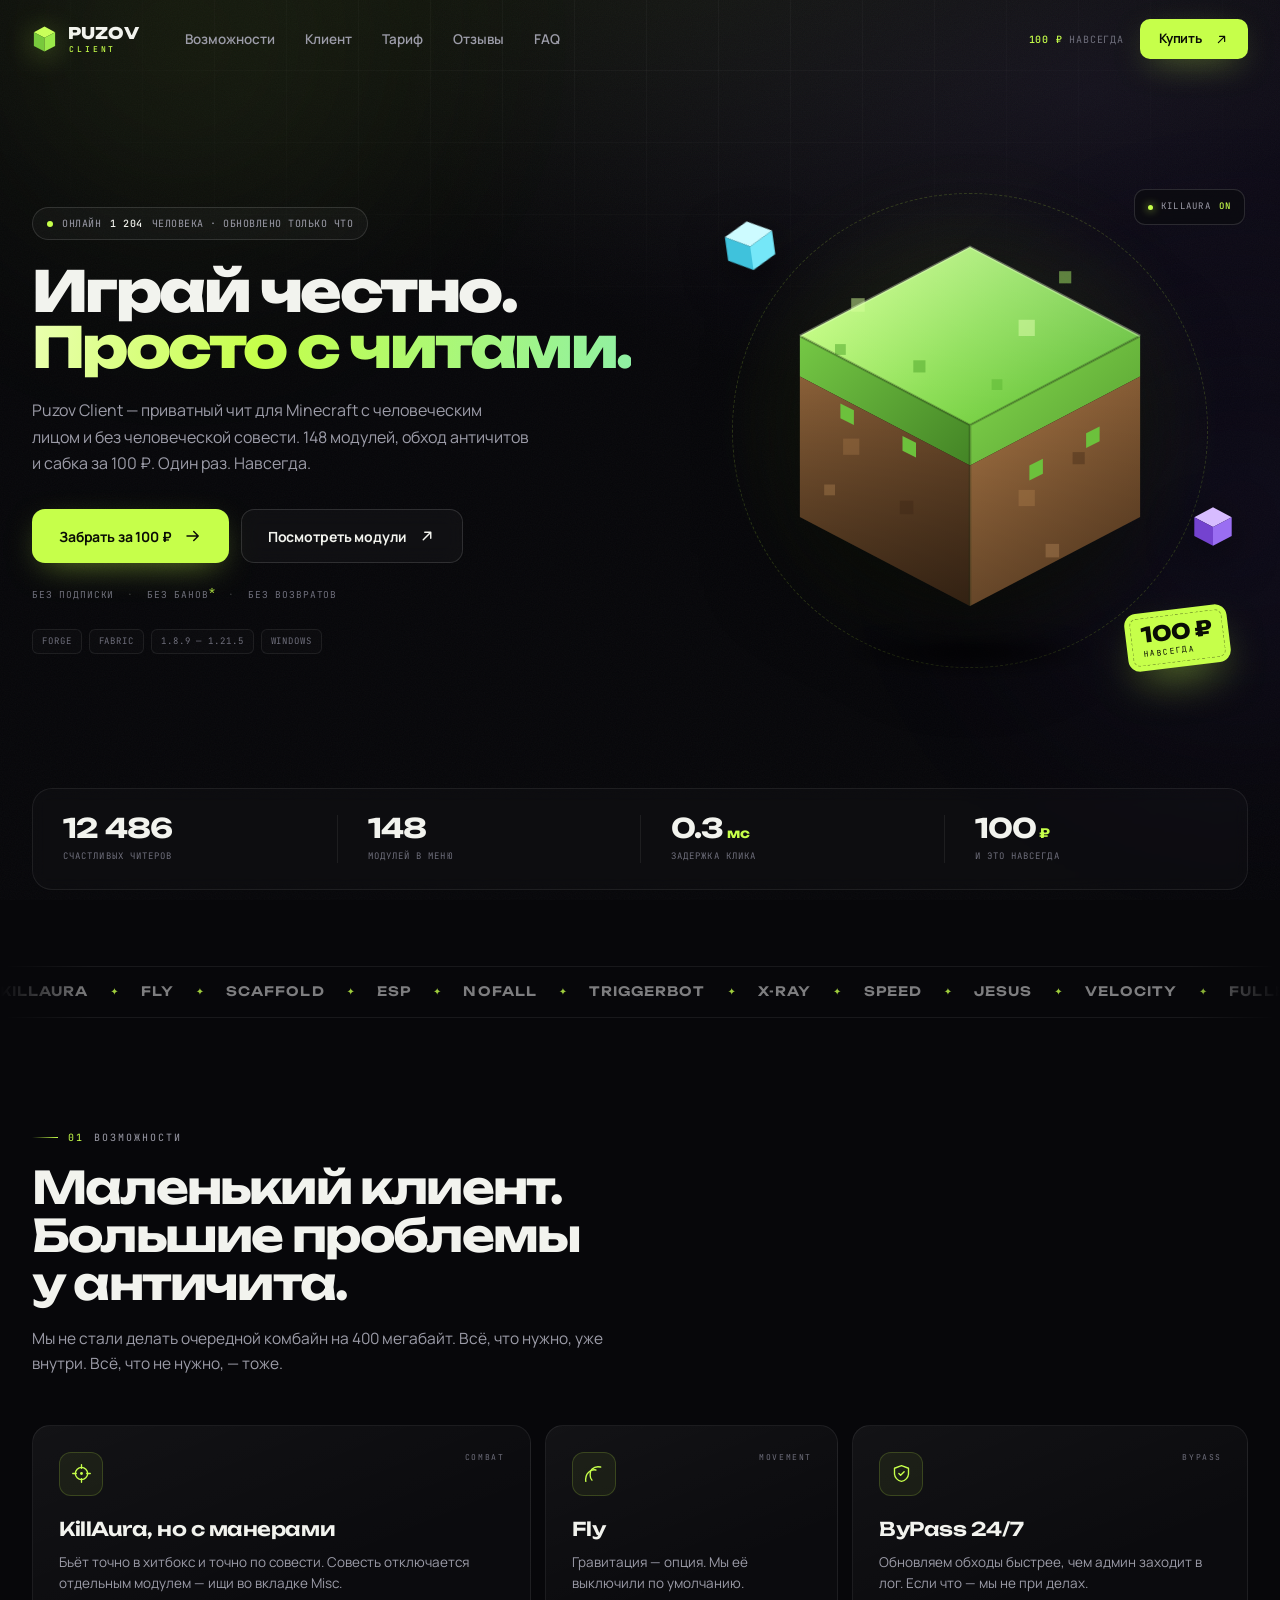
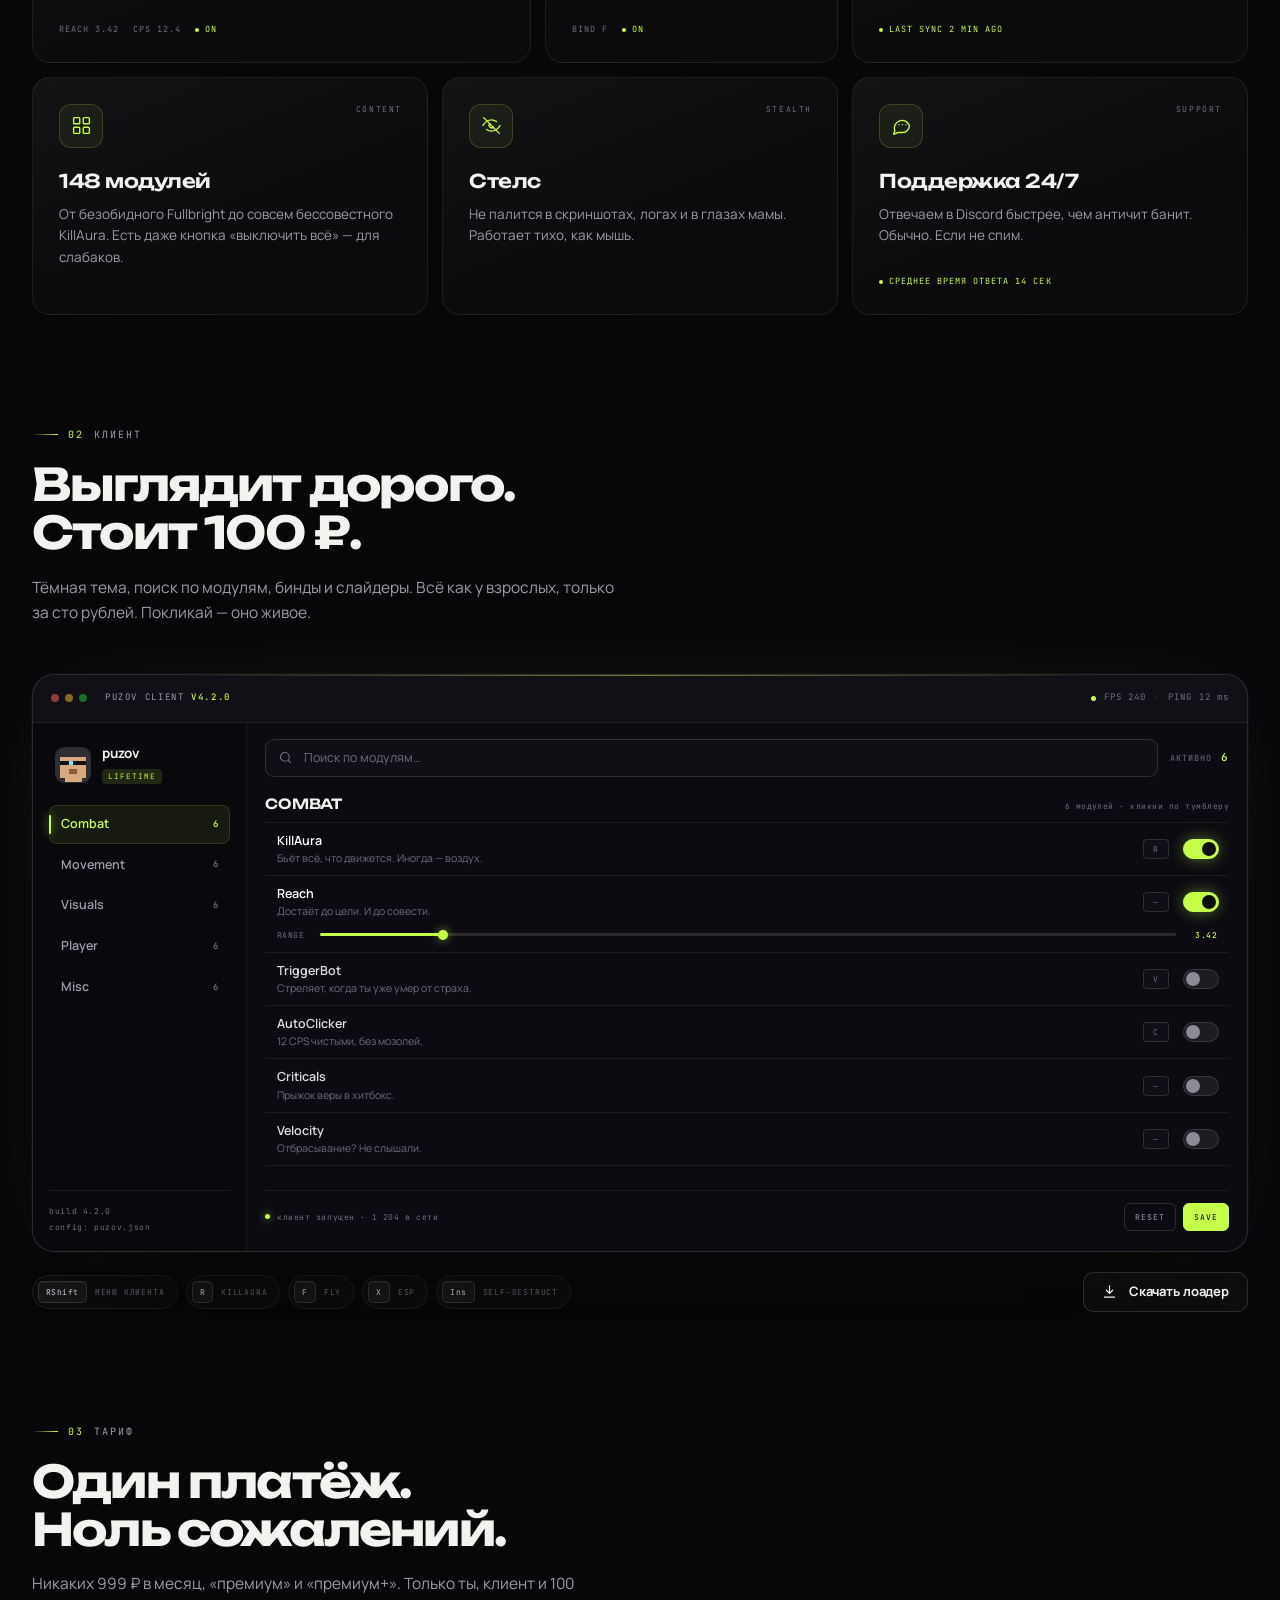
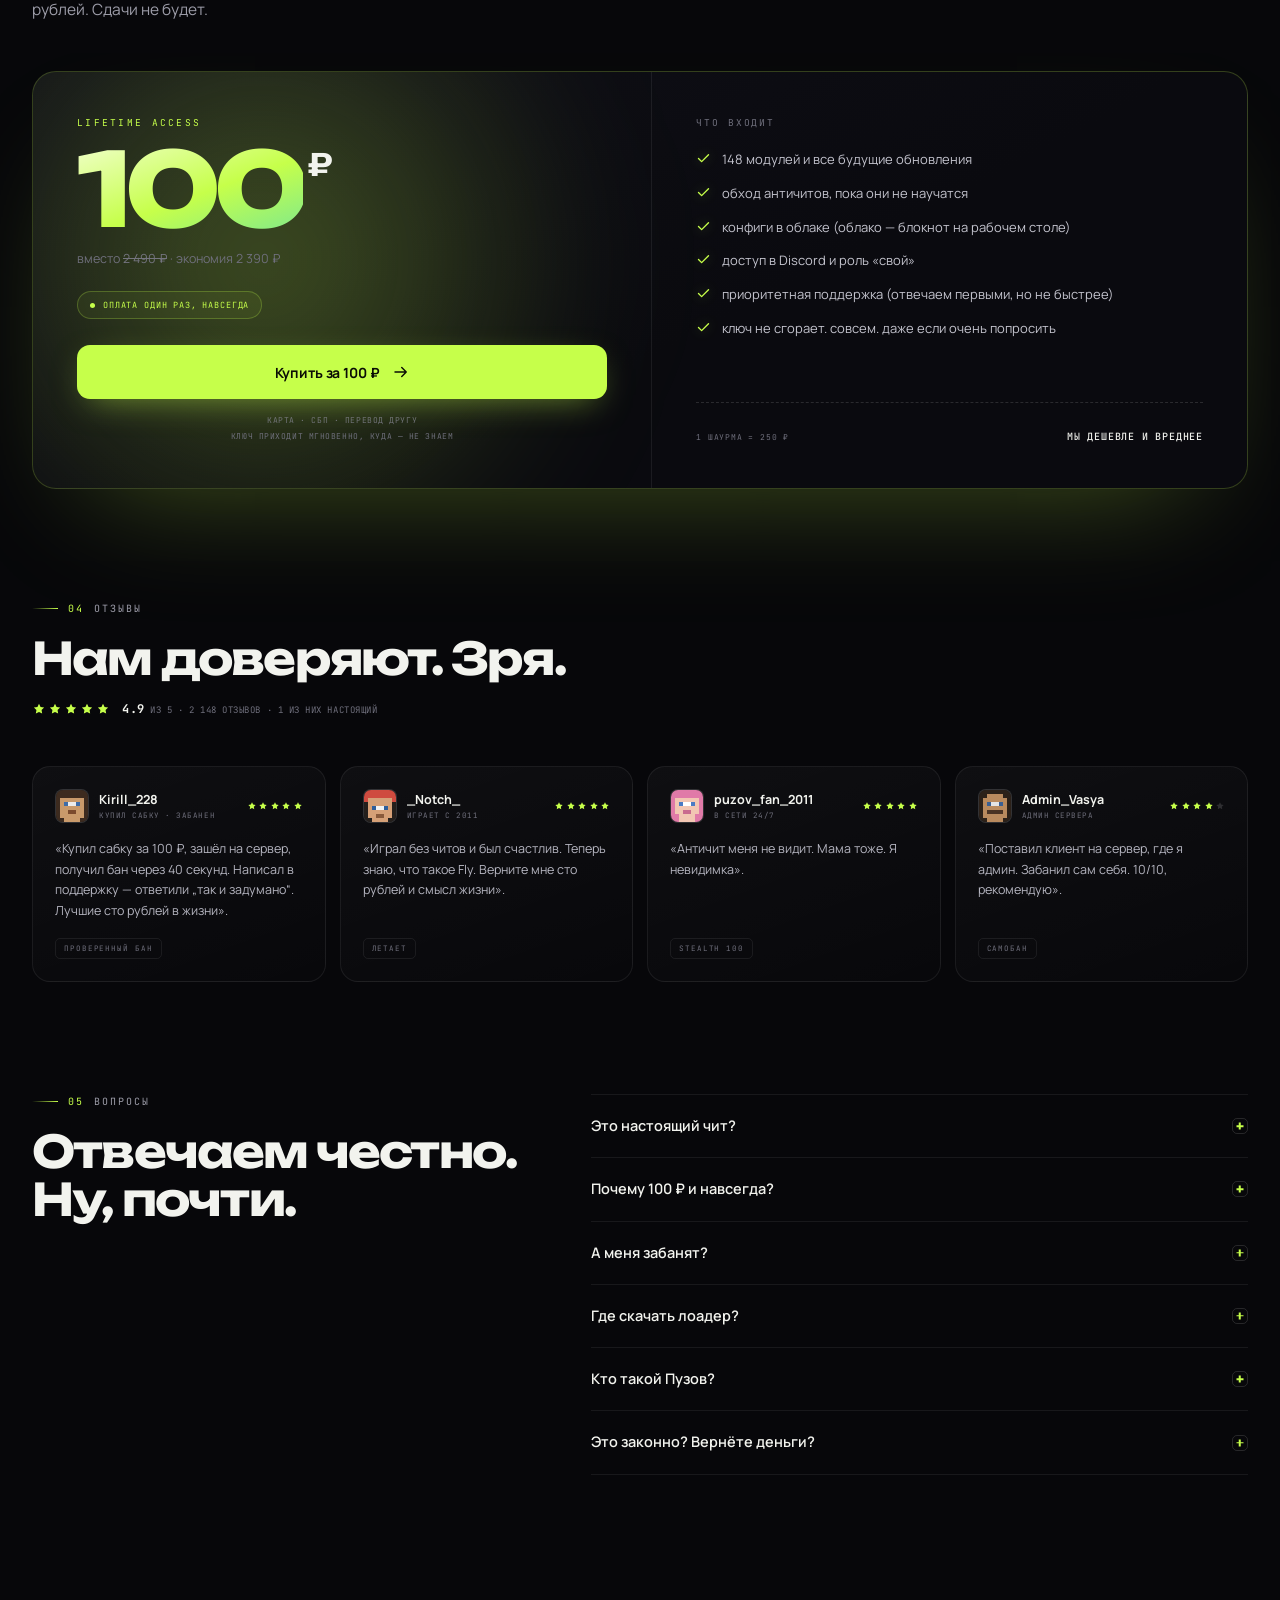
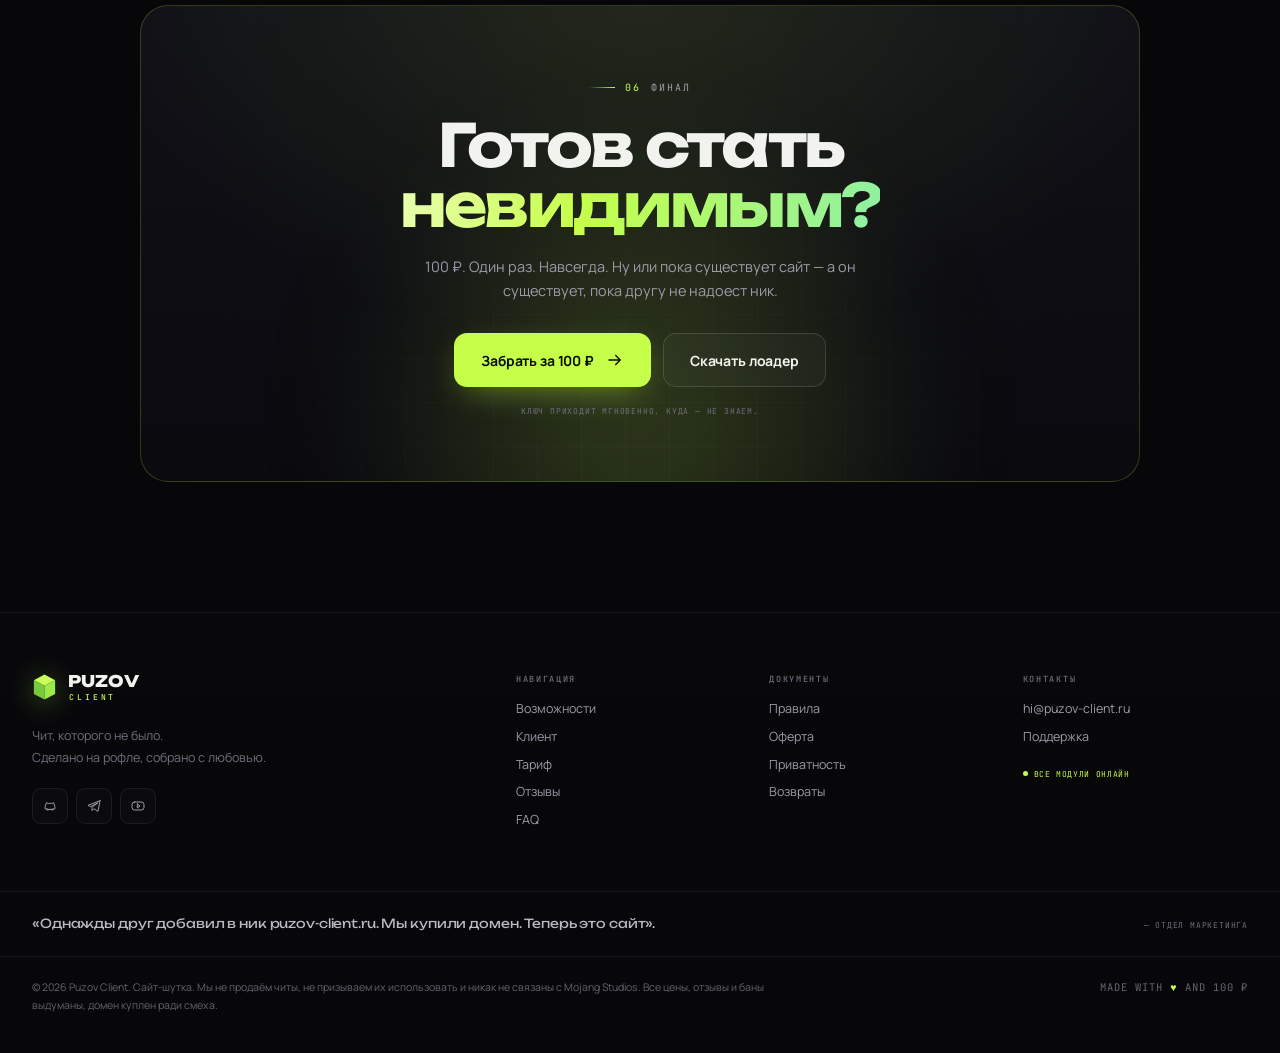
<file: index.html>
<!DOCTYPE html>
<html lang="ru" class="no-js">
<head>
  <meta charset="utf-8">
  <meta name="viewport" content="width=device-width, initial-scale=1">
  <title>Puzov Client — приватный чит для Minecraft. 100 ₽ навсегда</title>
  <meta name="description" content="Puzov Client — шуточный приватный чит для Minecraft: 148 модулей, обход античитов и сабка за 100 ₽ навсегда. Сайт-рофл, ничего не продаём.">
  <meta name="theme-color" content="#07070a">
  <meta property="og:type" content="website">
  <meta property="og:url" content="https://puzov-client.ru/">
  <meta property="og:site_name" content="Puzov Client">
  <meta property="og:title" content="Puzov Client — играй честно. Просто с читами.">
  <meta property="og:description" content="148 модулей, обход античитов и сабка за 100 ₽ навсегда. Сайт-шутка, но выглядит дорого.">
  <meta property="og:image" content="https://puzov-client.ru/assets/og.png">
  <meta property="og:image:width" content="1200">
  <meta property="og:image:height" content="630">
  <meta property="og:image:alt" content="Puzov Client — играй честно, просто с читами. 100 ₽ навсегда.">
  <meta property="og:locale" content="ru_RU">
  <meta name="twitter:card" content="summary_large_image">
  <meta name="twitter:title" content="Puzov Client — приватный чит для Minecraft">
  <meta name="twitter:description" content="148 модулей, обход античитов и сабка за 100 ₽ навсегда. Сайт-шутка.">
  <meta name="twitter:image" content="https://puzov-client.ru/assets/og.png">
  <link rel="canonical" href="https://puzov-client.ru/">
  <link rel="icon" href="assets/favicon.svg" type="image/svg+xml">
  <link rel="preconnect" href="https://fonts.googleapis.com">
  <link rel="preconnect" href="https://fonts.gstatic.com" crossorigin>
  <link href="https://fonts.googleapis.com/css2?family=Unbounded:wght@400;500;600;700;800&family=Manrope:wght@400;500;600;700;800&family=JetBrains+Mono:wght@400;500;700&display=swap" rel="stylesheet">
  <link rel="stylesheet" href="assets/css/style.css">
  <script>document.documentElement.classList.remove('no-js');</script>
</head>
<body id="top">

  <!-- фоновые слои -->
  <div class="bg" aria-hidden="true">
    <div class="bg__grid"></div>
    <div class="bg__blob bg__blob--lime"></div>
    <div class="bg__blob bg__blob--violet"></div>
    <div class="bg__noise"></div>
  </div>
  <div class="cursor-glow" id="cursorGlow" aria-hidden="true"></div>
  <div class="scroll-progress" id="scrollProgress" aria-hidden="true"></div>

  <header class="header" id="header">
    <div class="header__inner">
      <a class="logo" href="#top" aria-label="Puzov Client — в начало">
        <svg class="logo__mark" viewBox="0 0 40 44" aria-hidden="true">
          <polygon points="20,2 37,11 20,20 3,11" fill="#c9ff5a"/>
          <polygon points="3,11 20,20 20,42 3,33" fill="#78c93c"/>
          <polygon points="20,20 37,11 37,33 20,42" fill="#9be94a"/>
        </svg>
        <span class="logo__text">PUZOV<em>CLIENT</em></span>
      </a>

      <nav class="nav" aria-label="Основная навигация">
        <a href="#features">Возможности</a>
        <a href="#client">Клиент</a>
        <a href="#pricing">Тариф</a>
        <a href="#reviews">Отзывы</a>
        <a href="#faq">FAQ</a>
      </nav>

      <div class="header__actions">
        <span class="header__price"><b>100 ₽</b> навсегда</span>
        <button class="btn btn--primary btn--sm" type="button" data-open-pay>
          Купить
          <svg viewBox="0 0 24 24" aria-hidden="true"><path d="M7 17 17 7M9 7h8v8"/></svg>
        </button>
        <button class="burger" id="burger" type="button" aria-label="Открыть меню" aria-expanded="false" aria-controls="mobileMenu">
          <span></span><span></span>
        </button>
      </div>
    </div>

    <div class="mobile-menu" id="mobileMenu" aria-hidden="true">
      <nav aria-label="Мобильная навигация">
        <a href="#features"><span>01</span>Возможности</a>
        <a href="#client"><span>02</span>Клиент</a>
        <a href="#pricing"><span>03</span>Тариф</a>
        <a href="#reviews"><span>04</span>Отзывы</a>
        <a href="#faq"><span>05</span>FAQ</a>
      </nav>
      <button class="btn btn--primary btn--full" type="button" data-open-pay>Забрать за 100 ₽</button>
      <p class="mobile-menu__note">без подписки · без банов* · без возвратов</p>
    </div>
  </header>

  <main>

    <!-- ================= HERO ================= -->
    <section class="hero" id="hero">
      <div class="hero__inner">
        <div class="hero__copy">
          <div class="badge reveal">
            <span class="badge__dot"></span>
            онлайн <b>1 204</b> человека · обновлено только что
          </div>

          <h1 class="hero__title reveal">
            Играй честно.<br>
            <span class="grad">Просто <br class="br-mobile">с читами.</span>
          </h1>

          <p class="hero__lead reveal">
            Puzov Client — приватный чит для Minecraft с человеческим лицом
            и без человеческой совести. 148 модулей, обход античитов
            и сабка за 100 ₽. Один раз. Навсегда.
          </p>

          <div class="hero__actions reveal">
            <button class="btn btn--primary" type="button" data-open-pay>
              Забрать за 100 ₽
              <svg viewBox="0 0 24 24" aria-hidden="true"><path d="M4 12h15M13 6l6 6-6 6"/></svg>
            </button>
            <a class="btn btn--ghost" href="#client">
              Посмотреть модули
              <svg viewBox="0 0 24 24" aria-hidden="true"><path d="M7 17 17 7M9 7h8v8"/></svg>
            </a>
          </div>

          <p class="hero__micro reveal">
            без подписки <i>·</i> без банов<sup>*</sup> <i>·</i> без возвратов
          </p>

          <div class="hero__platforms reveal">
            <span>Forge</span><span>Fabric</span><span>1.8.9 — 1.21.5</span><span>Windows</span>
          </div>
        </div>

        <div class="hero__visual reveal" data-tilt>
          <div class="scene">
            <div class="scene__glow"></div>
            <div class="scene__ring"></div>

            <svg class="block" viewBox="0 0 320 340" role="img" aria-label="Изометрический блок травы">
              <defs>
                <linearGradient id="gTop" x1="70" y1="30" x2="250" y2="170" gradientUnits="userSpaceOnUse">
                  <stop stop-color="#c4ff7c"/><stop offset=".5" stop-color="#8ade52"/><stop offset="1" stop-color="#5cbb32"/>
                </linearGradient>
                <linearGradient id="gLeft" x1="34" y1="100" x2="160" y2="220" gradientUnits="userSpaceOnUse">
                  <stop stop-color="#75c845"/><stop offset="1" stop-color="#3e7d22"/>
                </linearGradient>
                <linearGradient id="gRight" x1="160" y1="100" x2="286" y2="240" gradientUnits="userSpaceOnUse">
                  <stop stop-color="#86d94f"/><stop offset="1" stop-color="#4a9229"/>
                </linearGradient>
                <linearGradient id="dLeft" x1="34" y1="130" x2="160" y2="300" gradientUnits="userSpaceOnUse">
                  <stop stop-color="#8a6038"/><stop offset="1" stop-color="#4c321c"/>
                </linearGradient>
                <linearGradient id="dRight" x1="160" y1="196" x2="286" y2="300" gradientUnits="userSpaceOnUse">
                  <stop stop-color="#9b6c3f"/><stop offset="1" stop-color="#5c3d22"/>
                </linearGradient>
                <linearGradient id="topShine" x1="160" y1="34" x2="160" y2="166" gradientUnits="userSpaceOnUse">
                  <stop stop-color="#fff" stop-opacity=".22"/><stop offset="1" stop-color="#fff" stop-opacity="0"/>
                </linearGradient>
                <linearGradient id="sideShade" x1="0" y1="0" x2="0" y2="1">
                  <stop stop-color="#000" stop-opacity="0"/><stop offset="1" stop-color="#000" stop-opacity=".35"/>
                </linearGradient>
              </defs>

              <!-- верхняя грань -->
              <polygon points="160,34 286,100 160,166 34,100" fill="url(#gTop)"/>
              <polygon points="160,34 286,100 160,166 34,100" fill="url(#topShine)"/>

              <!-- боковые грани: трава -->
              <polygon points="34,100 160,166 160,196 34,130" fill="url(#gLeft)"/>
              <polygon points="160,166 286,100 286,130 160,196" fill="url(#gRight)"/>

              <!-- боковые грани: земля -->
              <polygon points="34,130 160,196 160,300 34,234" fill="url(#dLeft)"/>
              <polygon points="160,196 286,130 286,234 160,300" fill="url(#dRight)"/>
              <polygon points="34,130 160,196 160,300 34,234" fill="url(#sideShade)"/>
              <polygon points="160,196 286,130 286,234 160,300" fill="url(#sideShade)" opacity=".6"/>

              <!-- пиксельные вкрапления на траве -->
              <g opacity=".5">
                <rect x="72" y="72" width="10" height="10" fill="#d6ff9a"/>
                <rect x="196" y="88" width="12" height="12" fill="#e2ffb0"/>
                <rect x="118" y="118" width="9" height="9" fill="#4ea52b"/>
                <rect x="226" y="52" width="9" height="9" fill="#a9ef6b"/>
                <rect x="60" y="106" width="8" height="8" fill="#4ea52b"/>
                <rect x="176" y="132" width="8" height="8" fill="#5cb734"/>
              </g>

              <!-- пиксельные вкрапления на земле -->
              <g opacity=".35">
                <rect x="66" y="176" width="12" height="12" fill="#a97a4a"/>
                <rect x="108" y="222" width="10" height="10" fill="#3a2414"/>
                <rect x="52" y="210" width="8" height="8" fill="#b98a58"/>
                <rect x="196" y="214" width="12" height="12" fill="#b3834f"/>
                <rect x="236" y="186" width="9" height="9" fill="#3a2414"/>
                <rect x="216" y="254" width="10" height="10" fill="#c09060"/>
              </g>

              <!-- травяные «языки» на стыке -->
              <g fill="#6cc13c">
                <polygon points="64,150 74,155 74,166 64,161"/>
                <polygon points="110,174 120,179 120,190 110,185"/>
                <polygon points="204,196 214,191 214,202 204,207"/>
                <polygon points="246,172 256,167 256,178 246,183"/>
              </g>

              <!-- рёбра -->
              <g fill="none" stroke="#1d2b12" stroke-opacity=".28" stroke-width="2">
                <path d="M34 100 160 166 286 100M160 166v134"/>
              </g>
              <path d="M34 100 160 34 286 100" fill="none" stroke="#eaffd0" stroke-opacity=".35" stroke-width="2"/>
            </svg>

            <div class="cube cube--diamond" aria-hidden="true">
              <svg viewBox="0 0 80 80">
                <polygon class="f-top" points="40,6 74,24 40,42 6,24"/>
                <polygon class="f-left" points="6,24 40,42 40,76 6,58"/>
                <polygon class="f-right" points="40,42 74,24 74,58 40,76"/>
              </svg>
            </div>

            <div class="cube cube--violet" aria-hidden="true">
              <svg viewBox="0 0 80 80">
                <polygon class="f-top" points="40,6 74,24 40,42 6,24"/>
                <polygon class="f-left" points="6,24 40,42 40,76 6,58"/>
                <polygon class="f-right" points="40,42 74,24 74,58 40,76"/>
              </svg>
            </div>

            <div class="scene__chip">
              <span class="scene__pulse"></span>
              KILLAURA <b>ON</b>
            </div>

            <div class="scene__sticker">
              <b>100 ₽</b>
              <span>навсегда</span>
            </div>

            <div class="scene__floor"></div>
          </div>
        </div>
      </div>

      <div class="stats reveal">
        <div class="stats__item">
          <b>12 486</b>
          <span>счастливых читеров</span>
        </div>
        <div class="stats__item">
          <b>148</b>
          <span>модулей в меню</span>
        </div>
        <div class="stats__item">
          <b>0.3<small>мс</small></b>
          <span>задержка клика</span>
        </div>
        <div class="stats__item">
          <b>100<small>₽</small></b>
          <span>и это навсегда</span>
        </div>
      </div>
    </section>

    <!-- ================= TICKER ================= -->
    <div class="ticker" aria-hidden="true">
      <div class="ticker__track">
        <span>KILLAURA</span><i>✦</i><span>FLY</span><i>✦</i><span>SCAFFOLD</span><i>✦</i><span>ESP</span><i>✦</i><span>NOFALL</span><i>✦</i><span>TRIGGERBOT</span><i>✦</i><span>X-RAY</span><i>✦</i><span>SPEED</span><i>✦</i><span>JESUS</span><i>✦</i><span>VELOCITY</span><i>✦</i><span>FULLBRIGHT</span><i>✦</i><span>ANTI-AFK</span><i>✦</i>
        <span>KILLAURA</span><i>✦</i><span>FLY</span><i>✦</i><span>SCAFFOLD</span><i>✦</i><span>ESP</span><i>✦</i><span>NOFALL</span><i>✦</i><span>TRIGGERBOT</span><i>✦</i><span>X-RAY</span><i>✦</i><span>SPEED</span><i>✦</i><span>JESUS</span><i>✦</i><span>VELOCITY</span><i>✦</i><span>FULLBRIGHT</span><i>✦</i><span>ANTI-AFK</span><i>✦</i>
      </div>
    </div>

    <!-- ================= FEATURES ================= -->
    <section class="section" id="features">
      <div class="section__head reveal">
        <div class="section__eyebrow"><span>01</span> возможности</div>
        <h2 class="section__title">Маленький клиент.<br>Большие проблемы<br>у античита.</h2>
        <p class="section__lead">Мы не стали делать очередной комбайн на 400 мегабайт.
          Всё, что нужно, уже внутри. Всё, что не нужно, — тоже.</p>
      </div>

      <div class="bento">
        <article class="card card--wide reveal">
          <div class="card__tag">combat</div>
          <div class="card__icon">
            <svg viewBox="0 0 24 24" aria-hidden="true"><circle cx="12" cy="12" r="7"/><path d="M12 2v4M12 18v4M2 12h4M18 12h4"/><circle cx="12" cy="12" r="1.6" fill="currentColor" stroke="none"/></svg>
          </div>
          <h3>KillAura, но с манерами</h3>
          <p>Бьёт точно в хитбокс и точно по совести. Совесть отключается отдельным модулем — ищи во вкладке Misc.</p>
          <div class="card__meta"><span>reach 3.42</span><span>cps 12.4</span><span class="ok">on</span></div>
        </article>

        <article class="card card--narrow reveal">
          <div class="card__tag">movement</div>
          <div class="card__icon">
            <svg viewBox="0 0 24 24" aria-hidden="true"><path d="M20.2 4.6c-3.4-.7-7.2-.3-9.8 2.3-1.6 1.6-2.3 3.9-2.1 6.1-.3 2.6.4 5.1 2 6.6"/><path d="M3.2 21c-.6-3.7.4-7.7 3.2-10.4C8.9 8 12 7.4 14.7 8"/></svg>
          </div>
          <h3>Fly</h3>
          <p>Гравитация — опция. Мы её выключили по умолчанию.</p>
          <div class="card__meta"><span>bind F</span><span class="ok">on</span></div>
        </article>

        <article class="card reveal">
          <div class="card__tag">bypass</div>
          <div class="card__icon">
            <svg viewBox="0 0 24 24" aria-hidden="true"><path d="M12 3 4 6v6c0 4.4 3.4 8.2 8 9 4.6-.8 8-4.6 8-9V6l-8-3Z"/><path d="m9 12 2 2 4-4"/></svg>
          </div>
          <h3>ByPass 24/7</h3>
          <p>Обновляем обходы быстрее, чем админ заходит в лог. Если что — мы не при делах.</p>
          <div class="card__meta"><span class="ok">last sync 2 min ago</span></div>
        </article>

        <article class="card reveal">
          <div class="card__tag">content</div>
          <div class="card__icon">
            <svg viewBox="0 0 24 24" aria-hidden="true"><rect x="3" y="3" width="7" height="7" rx="1"/><rect x="14" y="3" width="7" height="7" rx="1"/><rect x="3" y="14" width="7" height="7" rx="1"/><rect x="14" y="14" width="7" height="7" rx="1"/></svg>
          </div>
          <h3>148 модулей</h3>
          <p>От безобидного Fullbright до совсем бессовестного KillAura. Есть даже кнопка «выключить всё» — для слабаков.</p>
        </article>

        <article class="card reveal">
          <div class="card__tag">stealth</div>
          <div class="card__icon">
            <svg viewBox="0 0 24 24" aria-hidden="true"><path d="M2.2 12S5.7 5.5 12 5.5c2.2 0 4.1.8 5.6 1.9M21.8 12s-3.5 6.5-9.8 6.5c-2.2 0-4.1-.8-5.6-1.9"/><path d="m3 3 18 18"/><path d="M9.9 9.9a3 3 0 0 0 4.2 4.2"/></svg>
          </div>
          <h3>Стелс</h3>
          <p>Не палится в скриншотах, логах и в глазах мамы. Работает тихо, как мышь.</p>
        </article>

        <article class="card reveal">
          <div class="card__tag">support</div>
          <div class="card__icon">
            <svg viewBox="0 0 24 24" aria-hidden="true"><path d="M21 12a8 8 0 0 1-8 8H8l-5 2 1.4-4.2A8 8 0 1 1 21 12Z"/><path d="M9 11h.01M13 11h.01M17 11h.01"/></svg>
          </div>
          <h3>Поддержка 24/7</h3>
          <p>Отвечаем в Discord быстрее, чем античит банит. Обычно. Если не спим.</p>
          <div class="card__meta"><span class="ok">среднее время ответа 14 сек</span></div>
        </article>
      </div>
    </section>

    <!-- ================= CLIENT ================= -->
    <section class="section section--client" id="client">
      <div class="section__head reveal">
        <div class="section__eyebrow"><span>02</span> клиент</div>
        <h2 class="section__title">Выглядит дорого.<br>Стоит 100 ₽.</h2>
        <p class="section__lead">Тёмная тема, поиск по модулям, бинды и слайдеры.
          Всё как у взрослых, только за сто рублей. Покликай — оно живое.</p>
      </div>

      <div class="client reveal" id="clientWindow">
        <div class="client__bar">
          <div class="client__dots" aria-hidden="true"><span></span><span></span><span></span></div>
          <div class="client__title">PUZOV CLIENT <b>v4.2.0</b></div>
          <div class="client__stat"><span class="client__live"></span>FPS 240 <i>·</i> PING 12 ms</div>
        </div>

        <div class="client__body">
          <aside class="client__side">
            <div class="client__profile">
              <canvas class="avatar" width="64" height="64" data-avatar="glasses" aria-hidden="true"></canvas>
              <div>
                <b>puzov</b>
                <span class="client__rank">LIFETIME</span>
              </div>
            </div>

            <div class="client__tabs" id="moduleTabs" role="tablist" aria-label="Категории модулей">
              <button class="client__tab is-active" type="button" role="tab" id="tab-combat" aria-selected="true" aria-controls="moduleList" data-cat="combat">Combat <i>6</i></button>
              <button class="client__tab" type="button" role="tab" id="tab-movement" aria-selected="false" aria-controls="moduleList" data-cat="movement">Movement <i>6</i></button>
              <button class="client__tab" type="button" role="tab" id="tab-visuals" aria-selected="false" aria-controls="moduleList" data-cat="visuals">Visuals <i>6</i></button>
              <button class="client__tab" type="button" role="tab" id="tab-player" aria-selected="false" aria-controls="moduleList" data-cat="player">Player <i>6</i></button>
              <button class="client__tab" type="button" role="tab" id="tab-misc" aria-selected="false" aria-controls="moduleList" data-cat="misc">Misc <i>6</i></button>
            </div>

            <div class="client__side-foot">
              <span>build 4.2.0</span>
              <span>config: puzov.json</span>
            </div>
          </aside>

          <div class="client__main">
            <div class="client__toolbar">
              <label class="client__search">
                <svg viewBox="0 0 24 24" aria-hidden="true"><circle cx="11" cy="11" r="7"/><path d="m20 20-3.5-3.5"/></svg>
                <input type="search" id="moduleSearch" placeholder="Поиск по модулям…" autocomplete="off" spellcheck="false">
              </label>
              <div class="client__active">Активно <b id="activeCount">4</b></div>
            </div>

            <div class="client__head">
              <h3 id="categoryTitle">Combat</h3>
              <span id="categoryHint">6 модулей · кликни по тумблеру</span>
            </div>

            <div class="client__list" id="moduleList" role="tabpanel" aria-labelledby="tab-combat">
              <noscript><div class="client__empty">включи JavaScript, чтобы покликать модули</div></noscript>
            </div>

            <div class="client__foot">
              <span><i class="dot dot--lime"></i> клиент запущен · 1 204 в сети</span>
              <div class="client__foot-actions">
                <button class="client__btn" type="button" data-toast="Настройки сброшены. Как и твои планы на вечер.">RESET</button>
                <button class="client__btn client__btn--accent" type="button" data-toast="Конфиг puzov.json сохранён. Красиво.">SAVE</button>
              </div>
            </div>
          </div>
        </div>
      </div>

      <div class="hotkeys reveal">
        <div class="hotkey"><kbd>RShift</kbd><span>меню клиента</span></div>
        <div class="hotkey"><kbd>R</kbd><span>KillAura</span></div>
        <div class="hotkey"><kbd>F</kbd><span>Fly</span></div>
        <div class="hotkey"><kbd>X</kbd><span>ESP</span></div>
        <div class="hotkey"><kbd>Ins</kbd><span>self-destruct</span></div>
        <button class="btn btn--ghost btn--sm hotkeys__download" type="button" data-toast="Лоадер скачивается… шутка. Файла нет, но спасибо, что поверил.">
          <svg viewBox="0 0 24 24" aria-hidden="true"><path d="M12 3v12M7 10l5 5 5-5M4 21h16"/></svg>
          Скачать лоадер
        </button>
      </div>
    </section>

    <!-- ================= PRICING ================= -->
    <section class="section section--pricing" id="pricing">
      <div class="section__head reveal">
        <div class="section__eyebrow"><span>03</span> тариф</div>
        <h2 class="section__title">Один платёж.<br>Ноль сожалений.</h2>
        <p class="section__lead">Никаких 999 ₽ в месяц, «премиум» и «премиум+».
          Только ты, клиент и 100 рублей. Сдачи не будет.</p>
      </div>

      <div class="price reveal">
        <div class="price__glow" aria-hidden="true"></div>
        <div class="price__left">
          <div class="price__label">lifetime access</div>
          <div class="price__value"><span>100</span><i>₽</i></div>
          <div class="price__old">вместо <s>2 490 ₽</s> · экономия 2 390 ₽</div>
          <div class="price__badge"><span class="price__badge-dot"></span>оплата один раз, навсегда</div>
          <button class="btn btn--primary btn--full" type="button" data-open-pay>
            Купить за 100 ₽
            <svg viewBox="0 0 24 24" aria-hidden="true"><path d="M4 12h15M13 6l6 6-6 6"/></svg>
          </button>
          <p class="price__note">карта · СБП · перевод другу<br>ключ приходит мгновенно, куда — не знаем</p>
        </div>

        <div class="price__right">
          <div class="price__right-head">что входит</div>
          <ul class="price__list">
            <li><svg viewBox="0 0 24 24" aria-hidden="true"><path d="m4 12 5 5L20 6"/></svg>148 модулей и все будущие обновления</li>
            <li><svg viewBox="0 0 24 24" aria-hidden="true"><path d="m4 12 5 5L20 6"/></svg>обход античитов, пока они не научатся</li>
            <li><svg viewBox="0 0 24 24" aria-hidden="true"><path d="m4 12 5 5L20 6"/></svg>конфиги в облаке (облако — блокнот на рабочем столе)</li>
            <li><svg viewBox="0 0 24 24" aria-hidden="true"><path d="m4 12 5 5L20 6"/></svg>доступ в Discord и роль «свой»</li>
            <li><svg viewBox="0 0 24 24" aria-hidden="true"><path d="m4 12 5 5L20 6"/></svg>приоритетная поддержка (отвечаем первыми, но не быстрее)</li>
            <li><svg viewBox="0 0 24 24" aria-hidden="true"><path d="m4 12 5 5L20 6"/></svg>ключ не сгорает. совсем. даже если очень попросить</li>
          </ul>
          <div class="price__compare">
            <span>1 шаурма = 250 ₽</span>
            <b>мы дешевле и вреднее</b>
          </div>
        </div>
      </div>
    </section>

    <!-- ================= REVIEWS ================= -->
    <section class="section" id="reviews">
      <div class="section__head reveal">
        <div class="section__eyebrow"><span>04</span> отзывы</div>
        <h2 class="section__title">Нам доверяют. Зря.</h2>
        <div class="rating">
          <div class="rating__stars" aria-hidden="true">
            <svg viewBox="0 0 24 24"><path d="m12 3 2.7 5.6 6.1.9-4.4 4.3 1 6.1L12 17l-5.4 2.9 1-6.1L3.2 9.5l6.1-.9Z"/></svg>
            <svg viewBox="0 0 24 24"><path d="m12 3 2.7 5.6 6.1.9-4.4 4.3 1 6.1L12 17l-5.4 2.9 1-6.1L3.2 9.5l6.1-.9Z"/></svg>
            <svg viewBox="0 0 24 24"><path d="m12 3 2.7 5.6 6.1.9-4.4 4.3 1 6.1L12 17l-5.4 2.9 1-6.1L3.2 9.5l6.1-.9Z"/></svg>
            <svg viewBox="0 0 24 24"><path d="m12 3 2.7 5.6 6.1.9-4.4 4.3 1 6.1L12 17l-5.4 2.9 1-6.1L3.2 9.5l6.1-.9Z"/></svg>
            <svg viewBox="0 0 24 24"><path d="m12 3 2.7 5.6 6.1.9-4.4 4.3 1 6.1L12 17l-5.4 2.9 1-6.1L3.2 9.5l6.1-.9Z"/></svg>
          </div>
          <p><b>4.9</b> из 5 · 2 148 отзывов · 1 из них настоящий</p>
        </div>
      </div>

      <div class="reviews">
        <article class="review reveal">
          <div class="review__head">
            <canvas class="avatar" width="64" height="64" data-avatar="steve" aria-hidden="true"></canvas>
            <div><b>Kirill_228</b><span>купил сабку · забанен</span></div>
            <div class="review__stars" aria-label="5 из 5">
              <svg viewBox="0 0 24 24"><path d="m12 3 2.7 5.6 6.1.9-4.4 4.3 1 6.1L12 17l-5.4 2.9 1-6.1L3.2 9.5l6.1-.9Z"/></svg>
              <svg viewBox="0 0 24 24"><path d="m12 3 2.7 5.6 6.1.9-4.4 4.3 1 6.1L12 17l-5.4 2.9 1-6.1L3.2 9.5l6.1-.9Z"/></svg>
              <svg viewBox="0 0 24 24"><path d="m12 3 2.7 5.6 6.1.9-4.4 4.3 1 6.1L12 17l-5.4 2.9 1-6.1L3.2 9.5l6.1-.9Z"/></svg>
              <svg viewBox="0 0 24 24"><path d="m12 3 2.7 5.6 6.1.9-4.4 4.3 1 6.1L12 17l-5.4 2.9 1-6.1L3.2 9.5l6.1-.9Z"/></svg>
              <svg viewBox="0 0 24 24"><path d="m12 3 2.7 5.6 6.1.9-4.4 4.3 1 6.1L12 17l-5.4 2.9 1-6.1L3.2 9.5l6.1-.9Z"/></svg>
            </div>
          </div>
          <p>«Купил сабку за 100 ₽, зашёл на сервер, получил бан через 40 секунд. Написал в поддержку — ответили „так и задумано“. Лучшие сто рублей в жизни».</p>
          <div class="review__tag">проверенный бан</div>
        </article>

        <article class="review reveal">
          <div class="review__head">
            <canvas class="avatar" width="64" height="64" data-avatar="cap" aria-hidden="true"></canvas>
            <div><b>_Notch_</b><span>играет с 2011</span></div>
            <div class="review__stars" aria-label="5 из 5">
              <svg viewBox="0 0 24 24"><path d="m12 3 2.7 5.6 6.1.9-4.4 4.3 1 6.1L12 17l-5.4 2.9 1-6.1L3.2 9.5l6.1-.9Z"/></svg>
              <svg viewBox="0 0 24 24"><path d="m12 3 2.7 5.6 6.1.9-4.4 4.3 1 6.1L12 17l-5.4 2.9 1-6.1L3.2 9.5l6.1-.9Z"/></svg>
              <svg viewBox="0 0 24 24"><path d="m12 3 2.7 5.6 6.1.9-4.4 4.3 1 6.1L12 17l-5.4 2.9 1-6.1L3.2 9.5l6.1-.9Z"/></svg>
              <svg viewBox="0 0 24 24"><path d="m12 3 2.7 5.6 6.1.9-4.4 4.3 1 6.1L12 17l-5.4 2.9 1-6.1L3.2 9.5l6.1-.9Z"/></svg>
              <svg viewBox="0 0 24 24"><path d="m12 3 2.7 5.6 6.1.9-4.4 4.3 1 6.1L12 17l-5.4 2.9 1-6.1L3.2 9.5l6.1-.9Z"/></svg>
            </div>
          </div>
          <p>«Играл без читов и был счастлив. Теперь знаю, что такое Fly. Верните мне сто рублей и смысл жизни».</p>
          <div class="review__tag">летает</div>
        </article>

        <article class="review reveal">
          <div class="review__head">
            <canvas class="avatar" width="64" height="64" data-avatar="pink" aria-hidden="true"></canvas>
            <div><b>puzov_fan_2011</b><span>в сети 24/7</span></div>
            <div class="review__stars" aria-label="5 из 5">
              <svg viewBox="0 0 24 24"><path d="m12 3 2.7 5.6 6.1.9-4.4 4.3 1 6.1L12 17l-5.4 2.9 1-6.1L3.2 9.5l6.1-.9Z"/></svg>
              <svg viewBox="0 0 24 24"><path d="m12 3 2.7 5.6 6.1.9-4.4 4.3 1 6.1L12 17l-5.4 2.9 1-6.1L3.2 9.5l6.1-.9Z"/></svg>
              <svg viewBox="0 0 24 24"><path d="m12 3 2.7 5.6 6.1.9-4.4 4.3 1 6.1L12 17l-5.4 2.9 1-6.1L3.2 9.5l6.1-.9Z"/></svg>
              <svg viewBox="0 0 24 24"><path d="m12 3 2.7 5.6 6.1.9-4.4 4.3 1 6.1L12 17l-5.4 2.9 1-6.1L3.2 9.5l6.1-.9Z"/></svg>
              <svg viewBox="0 0 24 24"><path d="m12 3 2.7 5.6 6.1.9-4.4 4.3 1 6.1L12 17l-5.4 2.9 1-6.1L3.2 9.5l6.1-.9Z"/></svg>
            </div>
          </div>
          <p>«Античит меня не видит. Мама тоже. Я невидимка».</p>
          <div class="review__tag">stealth 100</div>
        </article>

        <article class="review reveal">
          <div class="review__head">
            <canvas class="avatar" width="64" height="64" data-avatar="steve2" aria-hidden="true"></canvas>
            <div><b>Admin_Vasya</b><span>админ сервера</span></div>
            <div class="review__stars" aria-label="4 из 5">
              <svg viewBox="0 0 24 24"><path d="m12 3 2.7 5.6 6.1.9-4.4 4.3 1 6.1L12 17l-5.4 2.9 1-6.1L3.2 9.5l6.1-.9Z"/></svg>
              <svg viewBox="0 0 24 24"><path d="m12 3 2.7 5.6 6.1.9-4.4 4.3 1 6.1L12 17l-5.4 2.9 1-6.1L3.2 9.5l6.1-.9Z"/></svg>
              <svg viewBox="0 0 24 24"><path d="m12 3 2.7 5.6 6.1.9-4.4 4.3 1 6.1L12 17l-5.4 2.9 1-6.1L3.2 9.5l6.1-.9Z"/></svg>
              <svg viewBox="0 0 24 24"><path d="m12 3 2.7 5.6 6.1.9-4.4 4.3 1 6.1L12 17l-5.4 2.9 1-6.1L3.2 9.5l6.1-.9Z"/></svg>
              <svg class="is-off" viewBox="0 0 24 24"><path d="m12 3 2.7 5.6 6.1.9-4.4 4.3 1 6.1L12 17l-5.4 2.9 1-6.1L3.2 9.5l6.1-.9Z"/></svg>
            </div>
          </div>
          <p>«Поставил клиент на сервер, где я админ. Забанил сам себя. 10/10, рекомендую».</p>
          <div class="review__tag">самобан</div>
        </article>
      </div>
    </section>

    <!-- ================= FAQ ================= -->
    <section class="section section--faq" id="faq">
      <div class="section__head reveal">
        <div class="section__eyebrow"><span>05</span> вопросы</div>
        <h2 class="section__title">Отвечаем честно.<br>Ну, почти.</h2>
      </div>

      <div class="faq" id="faqList">
        <div class="faq__item reveal">
          <button class="faq__q" type="button" aria-expanded="false">
            <span>Это настоящий чит?</span>
            <i aria-hidden="true"></i>
          </button>
          <div class="faq__a"><div><p>Нет. Это лендинг-шутка, сделанный ради рофла. Никакого софта тут нет, скачивать нечего, банить некого. Но выглядит убедительно, согласись.</p></div></div>
        </div>

        <div class="faq__item reveal">
          <button class="faq__q" type="button" aria-expanded="false">
            <span>Почему 100 ₽ и навсегда?</span>
            <i aria-hidden="true"></i>
          </button>
          <div class="faq__a"><div><p>Потому что «сабка навсегда за сто рублей» — это и есть шутка. В реальности так не продаётся. И продавать читы — нехорошо. Мы просто купили домен.</p></div></div>
        </div>

        <div class="faq__item reveal">
          <button class="faq__q" type="button" aria-expanded="false">
            <span>А меня забанят?</span>
            <i aria-hidden="true"></i>
          </button>
          <div class="faq__a"><div><p>На этом сайте — нет, тут даже регистрации нет. В Minecraft — зависит от сервера. Но мы всё равно не советуем: играй честно, как написано в заголовке.</p></div></div>
        </div>

        <div class="faq__item reveal">
          <button class="faq__q" type="button" aria-expanded="false">
            <span>Где скачать лоадер?</span>
            <i aria-hidden="true"></i>
          </button>
          <div class="faq__a"><div><p>Кнопка «Скачать лоадер» есть. Файла нет. Это тест на доверчивость — ты его, похоже, прошёл. Поздравляем.</p></div></div>
        </div>

        <div class="faq__item reveal">
          <button class="faq__q" type="button" aria-expanded="false">
            <span>Кто такой Пузов?</span>
            <i aria-hidden="true"></i>
          </button>
          <div class="faq__a"><div><p>Легенда. Друг поставил себе в ник <b>puzov-client.ru</b>, а мы взяли и купили домен. Теперь у нас есть сайт. Так и живём.</p></div></div>
        </div>

        <div class="faq__item reveal">
          <button class="faq__q" type="button" aria-expanded="false">
            <span>Это законно? Вернёте деньги?</span>
            <i aria-hidden="true"></i>
          </button>
          <div class="faq__a"><div><p>Сайт — да, законно. Продажа читов — нет, но мы ничего и не продаём: оплата демонстрационная, ключ ненастоящий, деньги не списываются. Вернуть нечего, но спасибо, что спросил.</p></div></div>
        </div>
      </div>
    </section>

    <!-- ================= CTA ================= -->
    <section class="section cta">
      <div class="cta__inner reveal">
        <div class="cta__glow" aria-hidden="true"></div>
        <div class="section__eyebrow section__eyebrow--center"><span>06</span> финал</div>
        <h2 class="cta__title">Готов стать<br><span class="grad">невидимым?</span></h2>
        <p class="cta__lead">100 ₽. Один раз. Навсегда. Ну или пока существует сайт — а он существует, пока другу не надоест ник.</p>
        <div class="cta__actions">
          <button class="btn btn--primary" type="button" data-open-pay>
            Забрать за 100 ₽
            <svg viewBox="0 0 24 24" aria-hidden="true"><path d="M4 12h15M13 6l6 6-6 6"/></svg>
          </button>
          <button class="btn btn--ghost" type="button" data-toast="Лоадер скачивается… шутка. Файла нет. Но спасибо, что поверил.">
            Скачать лоадер
          </button>
        </div>
        <p class="cta__note">ключ приходит мгновенно. куда — не знаем.</p>
      </div>
    </section>
  </main>

  <footer class="footer">
    <div class="footer__inner">
      <div class="footer__brand">
        <a class="logo" href="#top" aria-label="Puzov Client — в начало">
          <svg class="logo__mark" viewBox="0 0 40 44" aria-hidden="true">
            <polygon points="20,2 37,11 20,20 3,11" fill="#c9ff5a"/>
            <polygon points="3,11 20,20 20,42 3,33" fill="#78c93c"/>
            <polygon points="20,20 37,11 37,33 20,42" fill="#9be94a"/>
          </svg>
          <span class="logo__text">PUZOV<em>CLIENT</em></span>
        </a>
        <p>Чит, которого не было.<br>Сделано на рофле, собрано с любовью.</p>
        <div class="footer__socials">
          <button type="button" data-toast="Discord скоро. Как и всё хорошее." aria-label="Discord">
            <svg viewBox="0 0 24 24" aria-hidden="true"><path d="M8.5 8.5c2.3-.8 4.7-.8 7 0M7 16c2 1 3.2 1.4 5 1.4s3-.4 5-1.4"/><path d="M7.3 6.5C5.6 9 4.6 12 4.4 16c1.6 1.2 3.2 2 4.8 2.3l.8-1.6M16.7 6.5c1.7 2.5 2.7 5.5 2.9 9.5-1.6 1.2-3.2 2-4.8 2.3l-.8-1.6"/></svg>
          </button>
          <button type="button" data-toast="Telegram скоро. Честно-честно." aria-label="Telegram">
            <svg viewBox="0 0 24 24" aria-hidden="true"><path d="m21 4-3 16-6-4-3 3v-5l9-7-11 6-4-2 18-7Z"/></svg>
          </button>
          <button type="button" data-toast="YouTube скоро. Там будут нарезки, где мы летаем." aria-label="YouTube">
            <svg viewBox="0 0 24 24" aria-hidden="true"><rect x="3" y="6" width="18" height="12" rx="4"/><path d="m11 9 4 3-4 3V9Z"/></svg>
          </button>
        </div>
      </div>

      <div class="footer__cols">
        <div>
          <h4>навигация</h4>
          <a href="#features">Возможности</a>
          <a href="#client">Клиент</a>
          <a href="#pricing">Тариф</a>
          <a href="#reviews">Отзывы</a>
          <a href="#faq">FAQ</a>
        </div>
        <div>
          <h4>документы</h4>
          <button type="button" data-toast="Правила: не будь токсичным. Всё.">Правила</button>
          <button type="button" data-toast="Оферта: 100 ₽ навсегда. Это всё, что нужно знать.">Оферта</button>
          <button type="button" data-toast="Политика конфиденциальности: мы ничего не собираем. Даже это.">Приватность</button>
          <button type="button" data-toast="Возвраты: их нет. Но ты и не платил.">Возвраты</button>
        </div>
        <div>
          <h4>контакты</h4>
          <a href="mailto:hi@puzov-client.ru">hi@puzov-client.ru</a>
          <button type="button" data-toast="Поддержка отвечает быстрее античита. Обычно.">Поддержка</button>
          <span class="footer__status"><i></i>все модули онлайн</span>
        </div>
      </div>
    </div>

    <div class="footer__quote">
      «Однажды друг добавил в ник puzov-client.ru. Мы купили домен. Теперь это сайт».
      <span>— отдел маркетинга</span>
    </div>

    <div class="footer__bottom">
      <p>© 2026 Puzov Client. Сайт-шутка. Мы не продаём читы, не призываем их использовать и никак не связаны с Mojang Studios. Все цены, отзывы и баны выдуманы, домен куплен ради смеха.</p>
      <p class="footer__made">made with <span>♥</span> and 100 ₽</p>
    </div>
  </footer>

  <!-- ================= PAY MODAL ================= -->
  <dialog class="modal" id="payDialog" aria-label="Оплата Puzov Client Lifetime">
    <div class="modal__inner">
      <button class="modal__close" type="button" data-close-pay aria-label="Закрыть">
        <svg viewBox="0 0 24 24" aria-hidden="true"><path d="M6 6l12 12M18 6 6 18"/></svg>
      </button>

      <div class="modal__step" data-step="pay">
        <div class="modal__eyebrow">оплата</div>
        <h3 class="modal__title" id="payTitle">Puzov Client <b>Lifetime</b></h3>
        <div class="modal__price">100 <span>₽</span> <s>2 490 ₽</s></div>

        <div class="pay-methods" role="group" aria-label="Способ оплаты">
          <button class="pay-method is-active" type="button">СБП</button>
          <button class="pay-method" type="button">Карта</button>
          <button class="pay-method" type="button">Перевод другу</button>
        </div>

        <button class="btn btn--primary btn--full" type="button" id="payBtn">
          <span>Оплатить 100 ₽</span>
          <svg viewBox="0 0 24 24" aria-hidden="true"><path d="M4 12h15M13 6l6 6-6 6"/></svg>
        </button>
        <p class="modal__note">Демо-оплата. Деньги не списываются — их и так нет.</p>
      </div>

      <div class="modal__step" data-step="done" hidden>
        <div class="modal__check" aria-hidden="true">
          <svg viewBox="0 0 24 24"><path d="m4 12.5 5 5L20 6.5"/></svg>
        </div>
        <h3 class="modal__title">Оплачено. <span class="grad">Почти.</span></h3>
        <p class="modal__done-text">Ключ сгенерирован, совесть очищена. Скопируй и никому не показывай.</p>
        <div class="key">
          <code id="licenseKey">PUZOV-100RUB-NAVSEGDA</code>
          <button class="key__copy" type="button" data-copy-key aria-label="Скопировать ключ">
            <svg viewBox="0 0 24 24" aria-hidden="true"><rect x="9" y="9" width="11" height="11" rx="2"/><path d="M5 15V5a2 2 0 0 1 2-2h8"/></svg>
          </button>
        </div>
        <button class="btn btn--primary btn--full" type="button" data-close-pay>Забрать ключ</button>
        <p class="modal__note">Это шутка: ничего не списано, ключ ненастоящий, лоадера не существует.</p>
      </div>
    </div>
  </dialog>

  <div class="toasts" id="toasts" aria-live="polite" aria-atomic="false"></div>

  <script src="assets/js/main.js" defer></script>
</body>
</html>
</file>
<file: assets/css/style.css>
/* =========================================================
   PUZOV CLIENT — site styles
   ========================================================= */

/* ---------- tokens ---------- */
:root {
  --bg: #07070a;
  --bg-soft: #0b0b10;
  --panel: #0e0e14;
  --panel-2: #13131b;
  --line: rgba(255, 255, 255, .07);
  --line-2: rgba(255, 255, 255, .13);
  --text: #f2f3ee;
  --muted: #9c9ca8;
  --muted-2: #6f6f7c;
  --lime: #c6ff4a;
  --lime-2: #9be94a;
  --lime-deep: #6fbf2e;
  --violet: #8b5cf6;
  --cyan: #5ee7ff;
  --red: #ff5c7a;
  --radius: 20px;
  --font-display: "Unbounded", "Manrope", system-ui, sans-serif;
  --font-body: "Manrope", system-ui, -apple-system, "Segoe UI", sans-serif;
  --font-mono: "JetBrains Mono", ui-monospace, "Cascadia Code", monospace;
  --container: 1280px;
  --ease: cubic-bezier(.22, 1, .36, 1);
}

/* ---------- reset ---------- */
*, *::before, *::after { box-sizing: border-box; }
html { scroll-behavior: smooth; scroll-padding-top: 96px; -webkit-text-size-adjust: 100%; }
body {
  margin: 0;
  background: var(--bg);
  color: var(--text);
  font-family: var(--font-body);
  font-size: 16px;
  line-height: 1.5;
  -webkit-font-smoothing: antialiased;
  -moz-osx-font-smoothing: grayscale;
  overflow-x: hidden;
}
body.menu-open, body.modal-open { overflow: hidden; }
h1, h2, h3, h4, p, ul, figure { margin: 0; }
ul { padding: 0; list-style: none; }
a { color: inherit; text-decoration: none; }
button { font: inherit; color: inherit; }
img, svg { display: block; }
canvas { display: block; }
::selection { background: var(--lime); color: #0a0d05; }
:focus-visible { outline: 2px solid var(--lime); outline-offset: 3px; border-radius: 4px; }
section { scroll-margin-top: 96px; }
[hidden] { display: none !important; }

/* ---------- helpers ---------- */
.grad {
  background: linear-gradient(100deg, #eaffb0 0%, var(--lime) 38%, #8ff0a4 100%);
  -webkit-background-clip: text;
  background-clip: text;
  color: var(--lime);
}
@supports ((-webkit-background-clip: text) or (background-clip: text)) {
  .grad { color: transparent; -webkit-text-fill-color: transparent; }
}

/* ---------- background ---------- */
.bg {
  position: fixed;
  inset: 0;
  z-index: 0;
  overflow: hidden;
  pointer-events: none;
  background:
    radial-gradient(120% 80% at 50% -10%, rgba(198, 255, 74, .07), transparent 55%),
    radial-gradient(90% 60% at 85% 10%, rgba(139, 92, 246, .08), transparent 60%),
    var(--bg);
}
.bg__grid {
  position: absolute;
  inset: -2px;
  background-image:
    linear-gradient(rgba(255, 255, 255, .05) 1px, transparent 1px),
    linear-gradient(90deg, rgba(255, 255, 255, .05) 1px, transparent 1px);
  background-size: 72px 72px;
  -webkit-mask-image: radial-gradient(ellipse 75% 55% at 50% 0%, #000 15%, transparent 78%);
  mask-image: radial-gradient(ellipse 75% 55% at 50% 0%, #000 15%, transparent 78%);
  opacity: .6;
}
.bg__blob {
  position: absolute;
  width: 760px;
  height: 760px;
  border-radius: 50%;
  filter: blur(100px);
  will-change: transform;
}
.bg__blob--lime {
  top: -340px;
  left: -200px;
  background: radial-gradient(circle, rgba(198, 255, 74, .5), transparent 65%);
  opacity: .16;
  animation: drift 28s ease-in-out infinite alternate;
}
.bg__blob--violet {
  top: 140px;
  right: -340px;
  background: radial-gradient(circle, rgba(124, 77, 255, .55), transparent 65%);
  opacity: .16;
  animation: drift 34s ease-in-out infinite alternate-reverse;
}
.bg__noise {
  position: absolute;
  inset: 0;
  opacity: .035;
  background-image: url("data:image/svg+xml,%3Csvg xmlns='http://www.w3.org/2000/svg' width='180' height='180'%3E%3Cfilter id='n'%3E%3CfeTurbulence type='fractalNoise' baseFrequency='.85' numOctaves='3' stitchTiles='stitch'/%3E%3C/filter%3E%3Crect width='100%25' height='100%25' filter='url(%23n)'/%3E%3C/svg%3E");
}
@keyframes drift {
  from { transform: translate3d(0, 0, 0) scale(1); }
  to   { transform: translate3d(80px, 60px, 0) scale(1.12); }
}

.cursor-glow {
  position: fixed;
  top: 0;
  left: 0;
  width: 460px;
  height: 460px;
  margin: -230px 0 0 -230px;
  border-radius: 50%;
  background: radial-gradient(circle, rgba(198, 255, 74, .1), transparent 62%);
  z-index: 1;
  pointer-events: none;
  opacity: 0;
  transition: opacity .5s ease;
  will-change: transform;
}
@media (hover: hover) and (pointer: fine) {
  .cursor-glow.is-on { opacity: 1; }
}

.scroll-progress {
  position: fixed;
  top: 0;
  left: 0;
  height: 2px;
  width: 0;
  background: linear-gradient(90deg, var(--lime-deep), var(--lime));
  z-index: 110;
  box-shadow: 0 0 14px rgba(198, 255, 74, .7);
}

/* ---------- header ---------- */
.header {
  position: fixed;
  top: 0;
  left: 0;
  right: 0;
  z-index: 50;
  transition: background .3s ease, backdrop-filter .3s ease, border-color .3s ease;
  border-bottom: 1px solid transparent;
}
.header.is-scrolled {
  background: rgba(7, 7, 10, .76);
  -webkit-backdrop-filter: blur(18px);
  backdrop-filter: blur(18px);
  border-bottom-color: var(--line);
}
.header__inner {
  max-width: var(--container);
  margin: 0 auto;
  height: 78px;
  padding: 0 32px;
  display: flex;
  align-items: center;
  gap: 28px;
}

.logo { display: inline-flex; align-items: center; gap: 11px; flex-shrink: 0; }
.logo__mark { width: 25px; height: 28px; filter: drop-shadow(0 4px 14px rgba(198, 255, 74, .35)); }
.logo__text {
  font-family: var(--font-display);
  font-weight: 800;
  font-size: 16px;
  line-height: 1;
  letter-spacing: .01em;
  display: flex;
  flex-direction: column;
  gap: 4px;
}
.logo__text em {
  font-style: normal;
  font-family: var(--font-mono);
  font-weight: 500;
  font-size: 8px;
  letter-spacing: .36em;
  color: var(--lime);
  padding-left: 1px;
}

.nav { display: flex; align-items: center; gap: 30px; margin-left: 18px; }
.nav a {
  position: relative;
  font-size: 13.5px;
  font-weight: 600;
  color: var(--muted);
  padding: 6px 0;
  transition: color .2s ease;
}
.nav a::after {
  content: "";
  position: absolute;
  left: 0;
  right: 0;
  bottom: 0;
  height: 1px;
  background: var(--lime);
  transform: scaleX(0);
  transform-origin: right;
  transition: transform .3s var(--ease);
}
.nav a:hover { color: var(--text); }
.nav a:hover::after { transform: scaleX(1); transform-origin: left; }

.header__actions { margin-left: auto; display: flex; align-items: center; gap: 16px; }
.header__price {
  font-family: var(--font-mono);
  font-size: 10px;
  letter-spacing: .08em;
  text-transform: uppercase;
  color: var(--muted-2);
  white-space: nowrap;
}
.header__price b { color: var(--lime); font-weight: 500; }

.burger {
  display: none;
  width: 42px;
  height: 42px;
  border: 1px solid var(--line-2);
  border-radius: 11px;
  background: rgba(255, 255, 255, .03);
  cursor: pointer;
  position: relative;
  padding: 0;
}
.burger span {
  position: absolute;
  left: 12px;
  right: 12px;
  height: 1.5px;
  background: var(--text);
  border-radius: 2px;
  transition: transform .3s var(--ease), top .3s var(--ease);
}
.burger span:first-child { top: 17px; }
.burger span:last-child { top: 23px; }
.burger[aria-expanded="true"] span:first-child { top: 20px; transform: rotate(45deg); }
.burger[aria-expanded="true"] span:last-child { top: 20px; transform: rotate(-45deg); }

.mobile-menu {
  position: fixed;
  top: 78px;
  left: 0;
  right: 0;
  z-index: 49;
  padding: 26px 32px 32px;
  background: rgba(8, 8, 12, .97);
  -webkit-backdrop-filter: blur(22px);
  backdrop-filter: blur(22px);
  border-bottom: 1px solid var(--line);
  display: flex;
  flex-direction: column;
  gap: 24px;
  opacity: 0;
  visibility: hidden;
  transform: translateY(-12px);
  transition: opacity .3s ease, transform .3s var(--ease), visibility .3s;
}
.mobile-menu.is-open { opacity: 1; visibility: visible; transform: none; }
.mobile-menu nav { display: flex; flex-direction: column; }
.mobile-menu nav a {
  display: flex;
  align-items: baseline;
  gap: 14px;
  padding: 14px 0;
  border-bottom: 1px solid var(--line);
  font-family: var(--font-display);
  font-size: 19px;
  font-weight: 600;
  letter-spacing: -.02em;
}
.mobile-menu nav a span {
  font-family: var(--font-mono);
  font-size: 9px;
  color: var(--lime);
  letter-spacing: .1em;
}
.mobile-menu__note {
  margin-top: auto;
  padding-top: 18px;
  border-top: 1px solid var(--line);
  font-family: var(--font-mono);
  font-size: 9px;
  letter-spacing: .08em;
  color: var(--muted-2);
  text-align: center;
  text-transform: uppercase;
}

/* ---------- buttons ---------- */
.btn {
  --btn-h: 54px;
  position: relative;
  display: inline-flex;
  align-items: center;
  justify-content: center;
  gap: 12px;
  height: var(--btn-h);
  padding: 0 26px;
  border: 1px solid transparent;
  border-radius: 13px;
  font-family: var(--font-body);
  font-size: 14px;
  font-weight: 700;
  letter-spacing: -.01em;
  white-space: nowrap;
  cursor: pointer;
  transition: transform .25s var(--ease), box-shadow .25s ease, background .25s ease, border-color .25s ease, color .2s ease;
}
.btn svg { width: 18px; height: 18px; fill: none; stroke: currentColor; stroke-width: 1.9; stroke-linecap: round; stroke-linejoin: round; flex: none; }
.btn:active { transform: translateY(0) scale(.985); }
.btn--primary {
  background: var(--lime);
  color: #0a0d05;
  box-shadow: 0 10px 34px -12px rgba(198, 255, 74, .55);
}
.btn--primary:hover {
  transform: translateY(-2px);
  background: #d4ff74;
  box-shadow: 0 16px 44px -12px rgba(198, 255, 74, .65);
}
.btn--ghost {
  border-color: var(--line-2);
  background: rgba(255, 255, 255, .03);
  color: var(--text);
  -webkit-backdrop-filter: blur(10px);
  backdrop-filter: blur(10px);
}
.btn--ghost:hover {
  transform: translateY(-2px);
  border-color: rgba(255, 255, 255, .28);
  background: rgba(255, 255, 255, .06);
}
.btn--sm { --btn-h: 40px; padding: 0 18px; font-size: 13px; border-radius: 10px; }
.btn--sm svg { width: 15px; height: 15px; }
.btn--full { width: 100%; }

/* ---------- hero ---------- */
.hero {
  position: relative;
  z-index: 2;
  max-width: var(--container);
  margin: 0 auto;
  padding: 150px 32px 0;
}
.hero__inner {
  display: grid;
  grid-template-columns: 1.06fr .94fr;
  gap: 32px;
  align-items: center;
}
.hero__copy { position: relative; z-index: 2; }

.badge {
  display: inline-flex;
  align-items: center;
  gap: 9px;
  padding: 8px 14px;
  border: 1px solid var(--line-2);
  border-radius: 100px;
  background: rgba(255, 255, 255, .03);
  font-family: var(--font-mono);
  font-size: 10px;
  letter-spacing: .05em;
  color: var(--muted);
  text-transform: uppercase;
}
.badge b { color: var(--text); font-weight: 500; }
.badge__dot, .client__live, .price__badge-dot, .footer__status i {
  width: 6px;
  height: 6px;
  border-radius: 50%;
  background: var(--lime);
  box-shadow: 0 0 0 0 rgba(198, 255, 74, .55);
  animation: pulse 2.4s infinite;
  flex: none;
}
@keyframes pulse {
  0%   { box-shadow: 0 0 0 0 rgba(198, 255, 74, .5); }
  70%  { box-shadow: 0 0 0 7px rgba(198, 255, 74, 0); }
  100% { box-shadow: 0 0 0 0 rgba(198, 255, 74, 0); }
}

.hero__title {
  font-family: var(--font-display);
  font-weight: 800;
  font-size: clamp(2.2rem, 4.4vw, 3.75rem);
  line-height: .98;
  letter-spacing: -.045em;
  margin: 24px 0 22px;
  text-wrap: balance;
}
.hero__title .grad { white-space: nowrap; }
.br-mobile { display: none; }
.hero__lead {
  max-width: 500px;
  font-size: 16px;
  line-height: 1.68;
  color: var(--muted);
}
.hero__lead b { color: var(--text); }
.hero__actions { display: flex; flex-wrap: wrap; gap: 12px; margin-top: 32px; }
.hero__micro {
  margin-top: 20px;
  font-family: var(--font-mono);
  font-size: 9.5px;
  letter-spacing: .09em;
  text-transform: uppercase;
  color: var(--muted-2);
}
.hero__micro i { color: rgba(255, 255, 255, .2); margin: 0 6px; font-style: normal; }
.hero__micro sup { color: var(--lime); font-size: 10px; }
.hero__platforms { display: flex; flex-wrap: wrap; gap: 7px; margin-top: 26px; }
.hero__platforms span {
  font-family: var(--font-mono);
  font-size: 9px;
  letter-spacing: .1em;
  text-transform: uppercase;
  color: var(--muted-2);
  border: 1px solid var(--line);
  border-radius: 6px;
  padding: 5px 9px;
  background: rgba(255, 255, 255, .015);
}

/* ---------- hero scene ---------- */
.hero__visual { position: relative; display: flex; justify-content: center; }
.scene {
  position: relative;
  width: 100%;
  max-width: 540px;
  aspect-ratio: 1 / 1.04;
  display: grid;
  place-items: center;
  transform: perspective(1200px) rotateX(var(--rx, 0deg)) rotateY(var(--ry, 0deg));
  transition: transform .25s ease-out;
}
.scene__glow {
  position: absolute;
  inset: 4% 2% 5%;
  background: radial-gradient(circle at 50% 48%, rgba(198, 255, 74, .26), rgba(198, 255, 74, .05) 45%, transparent 66%);
  filter: blur(26px);
  animation: breathe 7s ease-in-out infinite;
}
@keyframes breathe {
  0%, 100% { opacity: .75; transform: scale(1); }
  50%      { opacity: 1; transform: scale(1.06); }
}
.scene__ring {
  position: absolute;
  width: 88%;
  aspect-ratio: 1;
  border: 1px dashed rgba(198, 255, 74, .18);
  border-radius: 50%;
  animation: spin 90s linear infinite;
}
@keyframes spin { to { transform: rotate(360deg); } }

.block {
  position: relative;
  z-index: 2;
  width: 80%;
  max-width: 440px;
  filter: drop-shadow(0 34px 46px rgba(0, 0, 0, .6));
  animation: bob 8s ease-in-out infinite;
}
@keyframes bob {
  0%, 100% { transform: translateY(0) rotate(0deg); }
  50%      { transform: translateY(-14px) rotate(-.6deg); }
}
.scene__floor {
  position: absolute;
  bottom: 7%;
  left: 50%;
  width: 54%;
  height: 38px;
  transform: translateX(-50%);
  background: radial-gradient(ellipse at center, rgba(0, 0, 0, .82), transparent 68%);
  filter: blur(8px);
  z-index: 1;
}

.cube {
  position: absolute;
  z-index: 3;
  width: 56px;
  filter: drop-shadow(0 12px 22px rgba(0, 0, 0, .55));
  animation: floaty 7s ease-in-out infinite;
}
.cube svg { width: 100%; height: auto; }
.cube--diamond { top: 12%; left: 4%; transform: rotate(-8deg); }
.cube--diamond .f-top { fill: #cdfbff; }
.cube--diamond .f-left { fill: #3fc2dc; }
.cube--diamond .f-right { fill: #75e7f8; }
.cube--violet { top: 63%; right: 1%; width: 44px; animation-delay: -3.4s; }
.cube--violet .f-top { fill: #d7bcff; }
.cube--violet .f-left { fill: #7443cf; }
.cube--violet .f-right { fill: #9a6ef2; }
@keyframes floaty {
  0%, 100% { translate: 0 0; }
  50%      { translate: 0 -16px; }
}

.scene__chip {
  position: absolute;
  top: 7%;
  right: -1%;
  z-index: 4;
  display: flex;
  align-items: center;
  gap: 8px;
  padding: 10px 13px;
  border: 1px solid var(--line-2);
  border-radius: 11px;
  background: rgba(11, 11, 16, .74);
  -webkit-backdrop-filter: blur(14px);
  backdrop-filter: blur(14px);
  font-family: var(--font-mono);
  font-size: 9px;
  letter-spacing: .14em;
  color: var(--muted);
  box-shadow: 0 18px 40px -20px rgba(0, 0, 0, .9);
  animation: floaty 9s ease-in-out infinite;
}
.scene__chip b { color: var(--lime); font-weight: 500; }
.scene__pulse {
  width: 5px;
  height: 5px;
  border-radius: 50%;
  background: var(--lime);
  box-shadow: 0 0 8px var(--lime);
  animation: pulse 2s infinite;
}
.scene__sticker {
  position: absolute;
  bottom: 8%;
  right: 2%;
  z-index: 4;
  display: flex;
  flex-direction: column;
  gap: 2px;
  padding: 12px 16px 11px;
  border-radius: 12px;
  background: var(--lime);
  color: #0a0d05;
  transform: rotate(-7deg);
  box-shadow: 0 20px 44px -14px rgba(198, 255, 74, .55);
  outline: 1.5px dashed rgba(10, 13, 5, .35);
  outline-offset: -6px;
  animation: floaty 8s ease-in-out infinite;
  animation-delay: -1.2s;
}
.scene__sticker b { font-family: var(--font-display); font-size: 21px; font-weight: 800; line-height: 1; letter-spacing: -.03em; }
.scene__sticker span { font-family: var(--font-mono); font-size: 8px; letter-spacing: .18em; text-transform: uppercase; }

/* ---------- stats ---------- */
.stats {
  position: relative;
  z-index: 2;
  display: grid;
  grid-template-columns: repeat(4, 1fr);
  margin-top: 76px;
  border: 1px solid var(--line);
  border-radius: 20px;
  background: rgba(255, 255, 255, .018);
  -webkit-backdrop-filter: blur(8px);
  backdrop-filter: blur(8px);
  padding: 26px 0;
}
.stats__item { padding: 0 30px; border-left: 1px solid var(--line); }
.stats__item:first-child { border-left: none; }
.stats__item b {
  display: block;
  font-family: var(--font-display);
  font-weight: 700;
  font-size: 27px;
  letter-spacing: -.03em;
  line-height: 1;
}
.stats__item b small { font-size: 13px; color: var(--lime); margin-left: 3px; letter-spacing: 0; }
.stats__item span {
  display: block;
  margin-top: 8px;
  font-family: var(--font-mono);
  font-size: 9px;
  letter-spacing: .12em;
  text-transform: uppercase;
  color: var(--muted-2);
}

/* ---------- ticker ---------- */
.ticker {
  position: relative;
  z-index: 2;
  margin-top: 76px;
  border-top: 1px solid var(--line);
  border-bottom: 1px solid var(--line);
  padding: 15px 0;
  overflow: hidden;
  -webkit-mask-image: linear-gradient(90deg, transparent, #000 7%, #000 93%, transparent);
  mask-image: linear-gradient(90deg, transparent, #000 7%, #000 93%, transparent);
}
.ticker__track { display: flex; align-items: center; width: max-content; animation: marquee 42s linear infinite; }
.ticker:hover .ticker__track { animation-play-state: paused; }
.ticker__track span {
  font-family: var(--font-display);
  font-weight: 600;
  font-size: 13px;
  letter-spacing: .08em;
  color: rgba(255, 255, 255, .48);
  white-space: nowrap;
}
.ticker__track i { color: var(--lime); font-style: normal; font-size: 10px; margin: 0 22px; opacity: .8; }
@keyframes marquee { to { transform: translateX(-50%); } }

/* ---------- sections ---------- */
.section {
  position: relative;
  z-index: 2;
  max-width: var(--container);
  margin: 0 auto;
  padding: 112px 32px 0;
}
.section__head { max-width: 760px; margin-bottom: 48px; }
.section__eyebrow {
  display: flex;
  align-items: center;
  gap: 10px;
  font-family: var(--font-mono);
  font-size: 10px;
  letter-spacing: .2em;
  text-transform: uppercase;
  color: var(--muted);
}
.section__eyebrow span { color: var(--lime); }
.section__eyebrow::before {
  content: "";
  width: 26px;
  height: 1px;
  background: linear-gradient(90deg, transparent, var(--lime));
}
.section__eyebrow--center { justify-content: center; }
.section__title {
  font-family: var(--font-display);
  font-weight: 700;
  font-size: clamp(1.85rem, 3.5vw, 2.9rem);
  line-height: 1.08;
  letter-spacing: -.04em;
  margin: 18px 0 18px;
  text-wrap: balance;
}
.section__lead { color: var(--muted); font-size: 15.5px; line-height: 1.65; max-width: 600px; }

/* ---------- bento ---------- */
.bento {
  display: grid;
  grid-template-columns: repeat(12, 1fr);
  gap: 14px;
}
.card {
  position: relative;
  display: flex;
  flex-direction: column;
  grid-column: span 4;
  padding: 26px;
  min-height: 238px;
  border: 1px solid var(--line);
  border-radius: 18px;
  background:
    linear-gradient(158deg, rgba(255, 255, 255, .045), rgba(255, 255, 255, .012) 62%),
    rgba(10, 10, 14, .5);
  overflow: hidden;
  transition: transform .35s var(--ease), border-color .35s ease, box-shadow .35s ease;
}
.card::before {
  content: "";
  position: absolute;
  top: -70%;
  right: -30%;
  width: 70%;
  aspect-ratio: 1;
  border-radius: 50%;
  background: radial-gradient(circle, rgba(198, 255, 74, .22), transparent 68%);
  opacity: 0;
  transition: opacity .45s ease;
  pointer-events: none;
}
.card:hover {
  transform: translateY(-5px);
  border-color: rgba(198, 255, 74, .26);
  box-shadow: 0 30px 70px -40px rgba(0, 0, 0, .9);
}
.card:hover::before { opacity: 1; }
.bento .card--wide { grid-column: span 5; }
.bento .card--narrow { grid-column: span 3; }

.card__tag {
  position: absolute;
  top: 25px;
  right: 25px;
  font-family: var(--font-mono);
  font-size: 8px;
  letter-spacing: .2em;
  text-transform: uppercase;
  color: var(--muted-2);
}
.card__icon {
  width: 44px;
  height: 44px;
  border-radius: 12px;
  border: 1px solid rgba(198, 255, 74, .18);
  background: rgba(198, 255, 74, .06);
  color: var(--lime);
  display: grid;
  place-items: center;
  margin-bottom: 22px;
}
.card__icon svg { width: 21px; height: 21px; fill: none; stroke: currentColor; stroke-width: 1.55; stroke-linecap: round; stroke-linejoin: round; }
.card h3 {
  font-family: var(--font-display);
  font-weight: 600;
  font-size: 19px;
  line-height: 1.25;
  letter-spacing: -.025em;
  margin-bottom: 10px;
  padding-right: 12px;
}
.card p { font-size: 13.5px; line-height: 1.6; color: var(--muted); }
.card__meta {
  display: flex;
  flex-wrap: wrap;
  gap: 14px;
  margin-top: auto;
  padding-top: 22px;
  font-family: var(--font-mono);
  font-size: 8.5px;
  letter-spacing: .12em;
  text-transform: uppercase;
  color: var(--muted-2);
}
.card__meta .ok { color: var(--lime); }
.card__meta .ok::before {
  content: "";
  display: inline-block;
  width: 4px;
  height: 4px;
  border-radius: 50%;
  background: var(--lime);
  margin-right: 6px;
  vertical-align: middle;
}

/* ---------- client ---------- */
.section--client .section__head { max-width: 820px; }
.client {
  position: relative;
  border: 1px solid var(--line-2);
  border-radius: 22px;
  background: #0b0b11;
  box-shadow:
    0 0 0 1px rgba(255, 255, 255, .02),
    0 50px 120px -50px rgba(0, 0, 0, .9),
    0 0 90px -40px rgba(198, 255, 74, .16);
  overflow: hidden;
}
.client::before {
  content: "";
  position: absolute;
  top: 0;
  left: 12%;
  right: 12%;
  height: 1px;
  background: linear-gradient(90deg, transparent, rgba(198, 255, 74, .5), transparent);
  z-index: 3;
}
.client__bar {
  display: flex;
  align-items: center;
  gap: 18px;
  height: 48px;
  padding: 0 18px;
  border-bottom: 1px solid var(--line);
  background: rgba(255, 255, 255, .018);
}
.client__dots { display: flex; gap: 6px; }
.client__dots span { width: 8px; height: 8px; border-radius: 50%; background: rgba(255, 255, 255, .13); }
.client__dots span:first-child { background: rgba(255, 95, 87, .55); }
.client__dots span:nth-child(2) { background: rgba(255, 189, 46, .5); }
.client__dots span:last-child { background: rgba(39, 201, 63, .5); }
.client__title {
  font-family: var(--font-mono);
  font-size: 9px;
  letter-spacing: .18em;
  color: var(--muted);
  text-transform: uppercase;
}
.client__title b { color: var(--lime); font-weight: 500; }
.client__stat {
  margin-left: auto;
  display: flex;
  align-items: center;
  gap: 8px;
  font-family: var(--font-mono);
  font-size: 9px;
  letter-spacing: .12em;
  color: var(--muted-2);
}
.client__stat i { font-style: normal; opacity: .5; }
.client__live { width: 5px; height: 5px; }

.client__body { display: grid; grid-template-columns: 214px 1fr; min-height: 528px; min-width: 0; }
.client__side {
  display: flex;
  flex-direction: column;
  gap: 18px;
  padding: 18px 16px;
  border-right: 1px solid var(--line);
  background: rgba(0, 0, 0, .22);
  min-width: 0;
}
.client__profile { display: flex; align-items: center; gap: 11px; padding: 4px 6px 2px; }
.avatar {
  width: 36px;
  height: 36px;
  border-radius: 9px;
  image-rendering: pixelated;
  background: rgba(255, 255, 255, .06);
  flex: none;
  border: 1px solid rgba(255, 255, 255, .1);
}
.client__profile b { display: block; font-size: 13.5px; font-weight: 700; line-height: 1.2; }
.client__rank {
  display: inline-block;
  margin-top: 4px;
  padding: 2px 6px;
  border-radius: 4px;
  background: rgba(198, 255, 74, .12);
  color: var(--lime);
  font-family: var(--font-mono);
  font-size: 7.5px;
  letter-spacing: .14em;
}
.client__tabs { display: flex; flex-direction: column; gap: 2px; min-width: 0; }
.client__tab {
  position: relative;
  display: flex;
  align-items: center;
  justify-content: space-between;
  gap: 10px;
  width: 100%;
  padding: 9px 11px;
  border: 1px solid transparent;
  border-radius: 8px;
  background: none;
  font-family: var(--font-body);
  font-size: 12.5px;
  font-weight: 600;
  color: var(--muted);
  text-align: left;
  cursor: pointer;
  transition: background .2s ease, color .2s ease, border-color .2s ease;
}
.client__tab i { font-family: var(--font-mono); font-size: 9px; font-style: normal; color: var(--muted-2); transition: color .2s; }
.client__tab:hover { background: rgba(255, 255, 255, .035); color: var(--text); }
.client__tab.is-active { background: rgba(198, 255, 74, .07); border-color: rgba(198, 255, 74, .14); color: var(--lime); }
.client__tab.is-active::before {
  content: "";
  position: absolute;
  left: -1px;
  top: 9px;
  bottom: 9px;
  width: 2px;
  border-radius: 2px;
  background: var(--lime);
  box-shadow: 0 0 10px rgba(198, 255, 74, .8);
}
.client__tab.is-active i { color: var(--lime); }
.client__side-foot {
  margin-top: auto;
  display: flex;
  flex-direction: column;
  gap: 4px;
  padding-top: 14px;
  border-top: 1px solid var(--line);
  font-family: var(--font-mono);
  font-size: 8px;
  letter-spacing: .08em;
  color: var(--muted-2);
}

.client__main { display: flex; flex-direction: column; min-width: 0; padding: 16px 18px 14px; }
.client__toolbar { display: flex; align-items: center; gap: 12px; margin-bottom: 16px; }
.client__search {
  flex: 1;
  display: flex;
  align-items: center;
  gap: 9px;
  height: 38px;
  padding: 0 12px;
  border: 1px solid var(--line-2);
  border-radius: 9px;
  background: rgba(255, 255, 255, .02);
  color: var(--muted-2);
  transition: border-color .2s ease, background .2s ease;
}
.client__search:focus-within { border-color: rgba(198, 255, 74, .4); background: rgba(198, 255, 74, .03); }
.client__search svg { width: 15px; height: 15px; fill: none; stroke: currentColor; stroke-width: 1.8; stroke-linecap: round; flex: none; }
.client__search input {
  flex: 1;
  min-width: 0;
  border: none;
  outline: none;
  background: none;
  color: var(--text);
  font-family: var(--font-body);
  font-size: 12.5px;
}
.client__search input::placeholder { color: var(--muted-2); }
.client__search input::-webkit-search-cancel-button { -webkit-appearance: none; }
.client__active {
  font-family: var(--font-mono);
  font-size: 8.5px;
  letter-spacing: .12em;
  text-transform: uppercase;
  color: var(--muted-2);
  white-space: nowrap;
}
.client__active b { color: var(--lime); font-size: 11px; font-weight: 500; margin-left: 3px; }

.client__head { display: flex; align-items: baseline; justify-content: space-between; gap: 12px; margin-bottom: 8px; }
.client__head h3 {
  font-family: var(--font-display);
  font-size: 14px;
  font-weight: 600;
  letter-spacing: .02em;
  text-transform: uppercase;
}
.client__head span { font-family: var(--font-mono); font-size: 8px; letter-spacing: .06em; color: var(--muted-2); }

.client__list {
  flex: 1;
  min-height: 300px;
  max-height: 356px;
  overflow-y: auto;
  border-top: 1px solid var(--line);
  scrollbar-width: thin;
  scrollbar-color: rgba(255, 255, 255, .16) transparent;
  overscroll-behavior: contain;
}
.client__list::-webkit-scrollbar { width: 6px; }
.client__list::-webkit-scrollbar-thumb { background: rgba(255, 255, 255, .14); border-radius: 6px; }
.client__list::-webkit-scrollbar-track { background: transparent; }

.module { border-bottom: 1px solid var(--line); }
.module__row {
  display: grid;
  grid-template-columns: minmax(0, 1fr) auto auto;
  align-items: center;
  gap: 14px;
  padding: 10px 10px 10px 12px;
  transition: background .2s ease;
}
.module__row:hover { background: rgba(255, 255, 255, .022); }
.module__name { font-size: 12.5px; font-weight: 600; color: #dcdce2; line-height: 1.3; }
.module.is-on .module__name { color: #fff; }
.module__desc {
  margin-top: 2px;
  font-size: 10.5px;
  color: var(--muted-2);
  line-height: 1.35;
  overflow: hidden;
  text-overflow: ellipsis;
  white-space: nowrap;
}
.module__key {
  font-family: var(--font-mono);
  font-size: 8px;
  letter-spacing: .06em;
  color: var(--muted-2);
  border: 1px solid var(--line-2);
  border-radius: 4px;
  padding: 3px 6px;
  min-width: 26px;
  text-align: center;
  background: rgba(255, 255, 255, .02);
}
.toggle {
  position: relative;
  width: 36px;
  height: 20px;
  padding: 0;
  border: 1px solid rgba(255, 255, 255, .12);
  border-radius: 999px;
  background: rgba(255, 255, 255, .07);
  cursor: pointer;
  transition: background .22s ease, border-color .22s ease, box-shadow .22s ease;
  flex: none;
}
.toggle::after {
  content: "";
  position: absolute;
  top: 2px;
  left: 2px;
  width: 14px;
  height: 14px;
  border-radius: 50%;
  background: #8b8b98;
  transition: transform .22s var(--ease), background .22s ease;
}
.toggle[aria-checked="true"] {
  background: var(--lime);
  border-color: var(--lime);
  box-shadow: 0 0 16px -2px rgba(198, 255, 74, .55);
}
.toggle[aria-checked="true"]::after { transform: translateX(16px); background: #0a0d05; }

.module__range {
  display: flex;
  align-items: center;
  gap: 9px;
  padding: 0 12px 11px;
  font-family: var(--font-mono);
  font-size: 8px;
  letter-spacing: .06em;
  color: var(--muted-2);
}
.module__range span { width: 34px; text-transform: uppercase; }
.module__range input[type="range"] { flex: 1; }
.module__range b { width: 32px; text-align: right; color: var(--lime); font-weight: 500; }
input[type="range"] {
  -webkit-appearance: none;
  appearance: none;
  height: 3px;
  border-radius: 3px;
  background: linear-gradient(90deg, var(--lime) var(--val, 50%), rgba(255, 255, 255, .12) var(--val, 50%));
  outline: none;
  cursor: pointer;
  margin: 0;
}
input[type="range"]::-webkit-slider-thumb {
  -webkit-appearance: none;
  width: 10px;
  height: 10px;
  border-radius: 50%;
  background: var(--lime);
  box-shadow: 0 0 10px rgba(198, 255, 74, .6);
  border: none;
}
input[type="range"]::-moz-range-thumb {
  width: 10px;
  height: 10px;
  border: none;
  border-radius: 50%;
  background: var(--lime);
  box-shadow: 0 0 10px rgba(198, 255, 74, .6);
}

.client__empty {
  padding: 38px 12px;
  text-align: center;
  font-family: var(--font-mono);
  font-size: 10px;
  letter-spacing: .08em;
  text-transform: uppercase;
  color: var(--muted-2);
}

.client__foot {
  display: flex;
  align-items: center;
  justify-content: space-between;
  gap: 16px;
  margin-top: 12px;
  padding-top: 12px;
  border-top: 1px solid var(--line);
  font-family: var(--font-mono);
  font-size: 8px;
  letter-spacing: .07em;
  color: var(--muted-2);
}
.client__foot > span { display: flex; align-items: center; gap: 7px; }
.dot { width: 5px; height: 5px; border-radius: 50%; background: var(--muted-2); display: inline-block; }
.dot--lime { background: var(--lime); box-shadow: 0 0 8px rgba(198, 255, 74, .7); }
.client__foot-actions { display: flex; gap: 7px; }
.client__btn {
  padding: 7px 10px;
  border: 1px solid var(--line-2);
  border-radius: 6px;
  background: transparent;
  color: var(--muted);
  font-family: var(--font-mono);
  font-size: 8px;
  letter-spacing: .12em;
  cursor: pointer;
  transition: color .2s ease, border-color .2s ease, background .2s ease;
}
.client__btn:hover { color: var(--text); border-color: rgba(255, 255, 255, .24); }
.client__btn--accent { background: var(--lime); border-color: var(--lime); color: #0a0d05; }
.client__btn--accent:hover { background: #d6ff7a; border-color: #d6ff7a; color: #0a0d05; }

.hotkeys { display: flex; flex-wrap: wrap; align-items: center; gap: 8px; margin-top: 20px; }
.hotkey {
  display: inline-flex;
  align-items: center;
  gap: 8px;
  padding: 5px 12px 5px 5px;
  border: 1px solid var(--line);
  border-radius: 100px;
  background: rgba(255, 255, 255, .018);
}
.hotkey kbd {
  padding: 4px 7px;
  border: 1px solid var(--line-2);
  border-radius: 5px;
  background: rgba(255, 255, 255, .05);
  color: #dcdce2;
  font-family: var(--font-mono);
  font-size: 8px;
  letter-spacing: .06em;
  box-shadow: 0 1px 0 rgba(255, 255, 255, .06) inset;
}
.hotkey span { font-family: var(--font-mono); font-size: 8px; letter-spacing: .1em; text-transform: uppercase; color: var(--muted-2); }
.hotkeys__download { margin-left: auto; }

/* ---------- pricing ---------- */
.price {
  position: relative;
  display: grid;
  grid-template-columns: 1.02fr .98fr;
  border: 1px solid rgba(198, 255, 74, .22);
  border-radius: 24px;
  background: linear-gradient(152deg, #101018 0%, #0a0a0f 58%);
  box-shadow: 0 50px 130px -60px rgba(198, 255, 74, .35);
  overflow: hidden;
}
.price__glow {
  position: absolute;
  top: -45%;
  left: -12%;
  width: 62%;
  aspect-ratio: 1;
  border-radius: 50%;
  background: radial-gradient(circle, rgba(198, 255, 74, .3), transparent 64%);
  filter: blur(70px);
  pointer-events: none;
}
.price__left { position: relative; padding: 44px; border-right: 1px solid var(--line); }
.price__label {
  font-family: var(--font-mono);
  font-size: 9.5px;
  letter-spacing: .24em;
  text-transform: uppercase;
  color: var(--lime);
}
.price__value {
  display: flex;
  align-items: flex-start;
  gap: 4px;
  margin-top: 14px;
  font-family: var(--font-display);
  font-weight: 800;
  font-size: clamp(4.2rem, 8vw, 6.6rem);
  line-height: .88;
  letter-spacing: -.07em;
}
.price__value span {
  background: linear-gradient(160deg, #f0ffc9, var(--lime) 55%, #7fe98c);
  -webkit-background-clip: text;
  background-clip: text;
  color: var(--lime);
}
@supports ((-webkit-background-clip: text) or (background-clip: text)) {
  .price__value span { color: transparent; -webkit-text-fill-color: transparent; }
}
.price__value i { font-style: normal; font-size: .3em; font-weight: 600; margin-top: .22em; color: var(--text); letter-spacing: 0; }
.price__old { margin-top: 16px; font-size: 12.5px; color: var(--muted-2); }
.price__old s { color: #74747f; }
.price__badge {
  display: inline-flex;
  align-items: center;
  gap: 8px;
  margin: 22px 0 26px;
  padding: 7px 12px;
  border: 1px solid rgba(198, 255, 74, .24);
  border-radius: 100px;
  background: rgba(198, 255, 74, .055);
  font-family: var(--font-mono);
  font-size: 8.5px;
  letter-spacing: .1em;
  text-transform: uppercase;
  color: var(--lime);
}
.price__badge-dot { width: 5px; height: 5px; }
.price__note {
  margin-top: 14px;
  text-align: center;
  font-family: var(--font-mono);
  font-size: 8px;
  line-height: 1.9;
  letter-spacing: .07em;
  text-transform: uppercase;
  color: var(--muted-2);
}
.price__right { padding: 44px; display: flex; flex-direction: column; }
.price__right-head {
  font-family: var(--font-mono);
  font-size: 9.5px;
  letter-spacing: .2em;
  text-transform: uppercase;
  color: var(--muted-2);
  margin-bottom: 20px;
}
.price__list { display: flex; flex-direction: column; gap: 15px; }
.price__list li { display: flex; align-items: flex-start; gap: 11px; font-size: 13px; line-height: 1.45; color: #c3c3cd; }
.price__list svg {
  width: 15px;
  height: 15px;
  flex: none;
  margin-top: 1px;
  fill: none;
  stroke: var(--lime);
  stroke-width: 2.2;
  stroke-linecap: round;
  stroke-linejoin: round;
  filter: drop-shadow(0 0 6px rgba(198, 255, 74, .4));
}
.price__compare {
  margin-top: auto;
  padding-top: 26px;
  border-top: 1px dashed var(--line-2);
  display: flex;
  align-items: baseline;
  justify-content: space-between;
  gap: 12px;
  font-family: var(--font-mono);
  font-size: 8px;
  letter-spacing: .1em;
  text-transform: uppercase;
  color: var(--muted-2);
}
.price__compare b { color: var(--text); font-weight: 500; font-size: 10px; }

/* ---------- reviews ---------- */
.rating { display: flex; align-items: center; gap: 12px; flex-wrap: wrap; margin-top: 6px; }
.rating__stars { display: flex; gap: 2px; color: var(--lime); }
.rating__stars svg { width: 14px; height: 14px; fill: currentColor; stroke: none; }
.rating p { font-family: var(--font-mono); font-size: 9px; letter-spacing: .06em; color: var(--muted-2); text-transform: uppercase; }
.rating p b { color: var(--text); font-size: 12px; }

.reviews { display: grid; grid-template-columns: repeat(4, 1fr); gap: 14px; }
.review {
  display: flex;
  flex-direction: column;
  gap: 16px;
  padding: 22px;
  border: 1px solid var(--line);
  border-radius: 18px;
  background: linear-gradient(160deg, rgba(255, 255, 255, .035), rgba(255, 255, 255, .008));
  transition: border-color .3s ease, transform .35s var(--ease);
}
.review:hover { border-color: rgba(255, 255, 255, .16); transform: translateY(-3px); }
.review__head { display: flex; align-items: center; gap: 10px; }
.review__head .avatar { width: 34px; height: 34px; border-radius: 8px; }
.review__head b { display: block; font-size: 12.5px; font-weight: 700; line-height: 1.2; }
.review__head span {
  display: block;
  margin-top: 3px;
  font-family: var(--font-mono);
  font-size: 7.5px;
  letter-spacing: .07em;
  text-transform: uppercase;
  color: var(--muted-2);
}
.review__stars { margin-left: auto; display: flex; gap: 1.5px; color: var(--lime); }
.review__stars svg { width: 10px; height: 10px; fill: currentColor; stroke: none; }
.review__stars .is-off { fill: rgba(255, 255, 255, .14); }
.review p { flex: 1; font-size: 12.5px; line-height: 1.65; color: #b6b6c1; }
.review__tag {
  align-self: flex-start;
  padding: 4px 8px;
  border: 1px solid var(--line);
  border-radius: 5px;
  font-family: var(--font-mono);
  font-size: 7.5px;
  letter-spacing: .12em;
  text-transform: uppercase;
  color: var(--muted-2);
}

/* ---------- faq ---------- */
.section--faq { display: grid; grid-template-columns: .86fr 1.14fr; gap: 64px; align-items: start; }
.section--faq .section__head { position: sticky; top: 120px; margin-bottom: 0; }
.faq { border-top: 1px solid var(--line); }
.faq__item { border-bottom: 1px solid var(--line); }
.faq__q {
  display: flex;
  align-items: center;
  justify-content: space-between;
  gap: 18px;
  width: 100%;
  padding: 21px 0;
  border: none;
  background: none;
  color: var(--text);
  text-align: left;
  font-family: var(--font-body);
  font-size: 14.5px;
  font-weight: 600;
  line-height: 1.4;
  cursor: pointer;
  transition: color .2s ease;
}
.faq__q:hover { color: var(--lime); }
.faq__q i {
  position: relative;
  width: 16px;
  height: 16px;
  flex: none;
  border: 1px solid var(--line-2);
  border-radius: 5px;
}
.faq__q i::before,
.faq__q i::after {
  content: "";
  position: absolute;
  top: 50%;
  left: 50%;
  width: 7px;
  height: 1.5px;
  background: var(--lime);
  transform: translate(-50%, -50%);
  transition: transform .3s var(--ease), opacity .3s;
}
.faq__q i::after { transform: translate(-50%, -50%) rotate(90deg); }
.faq__q[aria-expanded="true"] { color: var(--lime); }
.faq__q[aria-expanded="true"] i { background: rgba(198, 255, 74, .1); }
.faq__q[aria-expanded="true"] i::after { transform: translate(-50%, -50%) rotate(0deg); opacity: 0; }
.faq__a {
  display: grid;
  grid-template-rows: 0fr;
  transition: grid-template-rows .38s var(--ease);
}
.faq__a > div { overflow: hidden; }
.faq__a p {
  padding: 0 32px 22px 0;
  font-size: 13.5px;
  line-height: 1.7;
  color: var(--muted);
  max-width: 560px;
}
.faq__a p b { color: var(--text); font-weight: 600; }
.faq__item.is-open .faq__a { grid-template-rows: 1fr; }

/* ---------- cta ---------- */
.cta { padding-top: 130px; }
.cta__inner {
  position: relative;
  max-width: 1000px;
  margin: 0 auto;
  padding: 74px 40px 64px;
  border: 1px solid rgba(198, 255, 74, .2);
  border-radius: 28px;
  background:
    radial-gradient(90% 120% at 50% 0%, rgba(198, 255, 74, .1), transparent 60%),
    linear-gradient(180deg, #101017, #0a0a0f);
  text-align: center;
  overflow: hidden;
}
.cta__inner::before {
  content: "";
  position: absolute;
  inset: 0;
  background-image:
    linear-gradient(rgba(255, 255, 255, .04) 1px, transparent 1px),
    linear-gradient(90deg, rgba(255, 255, 255, .04) 1px, transparent 1px);
  background-size: 44px 44px;
  -webkit-mask-image: radial-gradient(ellipse at 50% 100%, #000, transparent 72%);
  mask-image: radial-gradient(ellipse at 50% 100%, #000, transparent 72%);
  opacity: .7;
  pointer-events: none;
}
.cta__glow {
  position: absolute;
  bottom: -60%;
  left: 50%;
  width: 70%;
  aspect-ratio: 1;
  transform: translateX(-50%);
  border-radius: 50%;
  background: radial-gradient(circle, rgba(198, 255, 74, .22), transparent 62%);
  filter: blur(60px);
  pointer-events: none;
}
.cta__title {
  position: relative;
  font-family: var(--font-display);
  font-weight: 700;
  font-size: clamp(2.1rem, 4.8vw, 3.7rem);
  line-height: 1.02;
  letter-spacing: -.045em;
  margin: 20px 0 20px;
  text-wrap: balance;
}
.cta__lead { position: relative; max-width: 500px; margin: 0 auto; font-size: 14.5px; line-height: 1.65; color: var(--muted); }
.cta__actions { position: relative; display: flex; flex-wrap: wrap; justify-content: center; gap: 12px; margin-top: 30px; }
.cta__note {
  position: relative;
  margin-top: 18px;
  font-family: var(--font-mono);
  font-size: 8px;
  letter-spacing: .1em;
  text-transform: uppercase;
  color: var(--muted-2);
}

/* ---------- footer ---------- */
.footer {
  position: relative;
  z-index: 2;
  margin-top: 130px;
  border-top: 1px solid var(--line);
  background: linear-gradient(180deg, rgba(255, 255, 255, .012), transparent 40%);
}
.footer__inner {
  max-width: var(--container);
  margin: 0 auto;
  padding: 60px 32px 0;
  display: grid;
  grid-template-columns: 1.1fr 1.9fr;
  gap: 60px;
}
.footer__brand p { margin: 18px 0 20px; font-size: 12.5px; line-height: 1.7; color: var(--muted-2); }
.footer__socials { display: flex; gap: 8px; }
.footer__socials button {
  width: 36px;
  height: 36px;
  display: grid;
  place-items: center;
  border: 1px solid var(--line);
  border-radius: 9px;
  background: rgba(255, 255, 255, .02);
  color: var(--muted);
  cursor: pointer;
  transition: color .2s ease, border-color .2s ease, background .2s ease, transform .2s ease;
}
.footer__socials button:hover { color: var(--lime); border-color: rgba(198, 255, 74, .3); background: rgba(198, 255, 74, .05); transform: translateY(-2px); }
.footer__socials svg { width: 16px; height: 16px; fill: none; stroke: currentColor; stroke-width: 1.5; stroke-linecap: round; stroke-linejoin: round; }

.footer__cols { display: grid; grid-template-columns: repeat(3, 1fr); gap: 28px; }
.footer__cols h4 {
  margin-bottom: 14px;
  font-family: var(--font-mono);
  font-size: 8.5px;
  font-weight: 500;
  letter-spacing: .2em;
  text-transform: uppercase;
  color: var(--muted-2);
}
.footer__cols a, .footer__cols button {
  display: block;
  margin-bottom: 9px;
  padding: 0;
  border: none;
  background: none;
  font-family: var(--font-body);
  font-size: 12.5px;
  color: var(--muted);
  text-align: left;
  cursor: pointer;
  transition: color .2s ease;
}
.footer__cols a:hover, .footer__cols button:hover { color: var(--lime); }
.footer__status {
  display: inline-flex;
  align-items: center;
  gap: 6px;
  margin-top: 12px;
  font-family: var(--font-mono);
  font-size: 8px;
  letter-spacing: .08em;
  text-transform: uppercase;
  color: var(--lime);
}
.footer__status i { width: 5px; height: 5px; }

.footer__quote {
  max-width: var(--container);
  margin: 52px auto 0;
  padding: 22px 32px;
  border-top: 1px solid var(--line);
  border-bottom: 1px solid var(--line);
  display: flex;
  align-items: baseline;
  gap: 24px;
  font-family: var(--font-display);
  font-size: 12.5px;
  font-weight: 400;
  line-height: 1.6;
  letter-spacing: -.01em;
  color: #b9b9c3;
}
.footer__quote span {
  margin-left: auto;
  flex: none;
  font-family: var(--font-mono);
  font-size: 8px;
  letter-spacing: .1em;
  text-transform: uppercase;
  color: var(--muted-2);
}
.footer__bottom {
  max-width: var(--container);
  margin: 0 auto;
  padding: 22px 32px 38px;
  display: flex;
  align-items: flex-start;
  justify-content: space-between;
  gap: 28px;
}
.footer__bottom p { max-width: 760px; font-size: 10.5px; line-height: 1.7; color: #64646f; }
.footer__made {
  flex: none;
  font-family: var(--font-mono);
  font-size: 8px;
  letter-spacing: .1em;
  text-transform: uppercase;
  color: var(--muted-2);
  white-space: nowrap;
}
.footer__made span { color: var(--lime); }

/* ---------- modal ---------- */
.modal {
  position: fixed;
  inset: 0;
  margin: auto;
  width: min(432px, calc(100vw - 28px));
  height: max-content;
  padding: 0;
  border: none;
  background: transparent;
  color: var(--text);
  overflow: visible;
}
.modal__inner { max-height: calc(100vh - 32px); overflow-y: auto; scrollbar-width: thin; scrollbar-color: rgba(255,255,255,.15) transparent; }
.modal__inner::-webkit-scrollbar { width: 6px; }
.modal__inner::-webkit-scrollbar-thumb { background: rgba(255,255,255,.14); border-radius: 6px; }
.modal::backdrop {
  background: rgba(3, 3, 5, .72);
  -webkit-backdrop-filter: blur(9px);
  backdrop-filter: blur(9px);
  animation: fade-in .3s ease;
}
.modal[open] { animation: modal-in .4s var(--ease); }
@keyframes modal-in {
  from { opacity: 0; transform: translateY(16px) scale(.97); }
  to   { opacity: 1; transform: none; }
}
@keyframes fade-in { from { opacity: 0; } to { opacity: 1; } }
.modal__inner {
  position: relative;
  padding: 32px;
  border: 1px solid rgba(255, 255, 255, .11);
  border-radius: 24px;
  background:
    radial-gradient(120% 70% at 50% -10%, rgba(198, 255, 74, .1), transparent 60%),
    linear-gradient(165deg, #12121a, #0a0a0f);
  box-shadow: 0 50px 140px -30px #000;
  overflow: hidden;
}
.modal__close {
  position: absolute;
  top: 14px;
  right: 14px;
  width: 32px;
  height: 32px;
  display: grid;
  place-items: center;
  border: 1px solid var(--line);
  border-radius: 8px;
  background: rgba(255, 255, 255, .02);
  color: var(--muted);
  cursor: pointer;
  transition: color .2s ease, border-color .2s ease;
}
.modal__close:hover { color: var(--text); border-color: var(--line-2); }
.modal__close svg { width: 14px; height: 14px; fill: none; stroke: currentColor; stroke-width: 1.8; stroke-linecap: round; }
.modal__eyebrow {
  font-family: var(--font-mono);
  font-size: 8.5px;
  letter-spacing: .24em;
  text-transform: uppercase;
  color: var(--lime);
}
.modal__title {
  margin: 12px 0 0;
  font-family: var(--font-display);
  font-size: 21px;
  font-weight: 600;
  letter-spacing: -.03em;
  line-height: 1.25;
}
.modal__title b { color: var(--lime); font-weight: 600; }
.modal__price {
  display: flex;
  align-items: baseline;
  gap: 8px;
  margin: 16px 0 22px;
  font-family: var(--font-display);
  font-size: 40px;
  font-weight: 700;
  letter-spacing: -.05em;
  line-height: 1;
}
.modal__price span { font-size: 20px; color: var(--muted); }
.modal__price s { font-family: var(--font-body); font-size: 12px; font-weight: 500; color: var(--muted-2); letter-spacing: 0; }
.pay-methods { display: flex; gap: 6px; margin-bottom: 18px; }
.pay-method {
  flex: 1;
  padding: 10px 4px;
  border: 1px solid var(--line-2);
  border-radius: 9px;
  background: transparent;
  color: var(--muted);
  font-family: var(--font-body);
  font-size: 10.5px;
  font-weight: 600;
  cursor: pointer;
  transition: all .2s ease;
}
.pay-method:hover { color: var(--text); border-color: rgba(255, 255, 255, .25); }
.pay-method.is-active { border-color: rgba(198, 255, 74, .45); background: rgba(198, 255, 74, .07); color: var(--lime); }
.modal__note {
  margin-top: 13px;
  text-align: center;
  font-family: var(--font-mono);
  font-size: 7.5px;
  line-height: 1.7;
  letter-spacing: .06em;
  color: var(--muted-2);
}
.modal__check {
  width: 56px;
  height: 56px;
  margin: 4px auto 18px;
  display: grid;
  place-items: center;
  border-radius: 50%;
  background: var(--lime);
  color: #0a0d05;
  box-shadow: 0 0 50px -8px rgba(198, 255, 74, .8);
  animation: pop .5s var(--ease) both;
}
@keyframes pop { from { transform: scale(.5); opacity: 0; } to { transform: scale(1); opacity: 1; } }
.modal__check svg { width: 26px; height: 26px; fill: none; stroke: currentColor; stroke-width: 2.4; stroke-linecap: round; stroke-linejoin: round; }
.modal__step[data-step="done"] { text-align: center; }
.modal__done-text { margin: 12px 0 0; font-size: 12.5px; line-height: 1.6; color: var(--muted); }
.key {
  display: flex;
  align-items: center;
  gap: 10px;
  margin: 20px 0 18px;
  padding: 13px 13px 13px 15px;
  border: 1px dashed rgba(198, 255, 74, .35);
  border-radius: 12px;
  background: rgba(198, 255, 74, .05);
}
.key code {
  flex: 1;
  font-family: var(--font-mono);
  font-size: 11px;
  letter-spacing: .04em;
  color: var(--lime);
  overflow-x: auto;
  scrollbar-width: none;
  white-space: nowrap;
}
.key code::-webkit-scrollbar { display: none; }
.key__copy {
  width: 28px;
  height: 28px;
  display: grid;
  place-items: center;
  border: 1px solid rgba(198, 255, 74, .25);
  border-radius: 7px;
  background: rgba(198, 255, 74, .08);
  color: var(--lime);
  cursor: pointer;
  transition: background .2s ease;
  flex: none;
}
.key__copy:hover { background: rgba(198, 255, 74, .16); }
.key__copy svg { width: 14px; height: 14px; fill: none; stroke: currentColor; stroke-width: 1.7; stroke-linecap: round; stroke-linejoin: round; }

/* ---------- toasts ---------- */
.toasts {
  position: fixed;
  right: 22px;
  bottom: 22px;
  z-index: 200;
  display: flex;
  flex-direction: column;
  gap: 9px;
  max-width: min(360px, calc(100vw - 44px));
  pointer-events: none;
}
.toast {
  display: flex;
  align-items: flex-start;
  gap: 10px;
  padding: 12px 15px;
  border: 1px solid rgba(198, 255, 74, .22);
  border-left: 2px solid var(--lime);
  border-radius: 11px;
  background: rgba(14, 14, 20, .95);
  -webkit-backdrop-filter: blur(14px);
  backdrop-filter: blur(14px);
  box-shadow: 0 22px 50px -20px #000;
  font-size: 11.5px;
  line-height: 1.55;
  color: #dcdce2;
  pointer-events: auto;
  animation: toast-in .35s var(--ease);
}
.toast::before {
  content: "";
  width: 5px;
  height: 5px;
  margin-top: 6px;
  border-radius: 50%;
  background: var(--lime);
  box-shadow: 0 0 8px rgba(198, 255, 74, .8);
  flex: none;
}
.toast.is-out { animation: toast-out .3s ease forwards; }
@keyframes toast-in { from { opacity: 0; transform: translateX(18px); } to { opacity: 1; transform: none; } }
@keyframes toast-out { to { opacity: 0; transform: translateX(18px); } }

/* ---------- reveal ---------- */
.reveal {
  opacity: 0;
  transform: translateY(24px);
  transition: opacity .75s var(--ease), transform .75s var(--ease);
  transition-delay: var(--d, 0ms);
}
.reveal.is-visible { opacity: 1; transform: none; }
.no-js .reveal { opacity: 1; transform: none; }

/* ---------- responsive ---------- */
@media (max-width: 1100px) {
  .hero__inner { gap: 16px; }
  .reviews { grid-template-columns: repeat(2, 1fr); }
  .section--faq { gap: 40px; }
  .price__left, .price__right { padding: 36px; }
}

@media (max-width: 1024px) {
  .nav { display: none; }
  .burger { display: block; }
  .header__price { display: none; }

  .hero { padding-top: 128px; }
  .hero__inner { grid-template-columns: 1fr; text-align: left; }
  .hero__copy { max-width: 620px; }
  .hero__lead { max-width: 560px; }
  .hero__title { font-size: clamp(2.3rem, 6.2vw, 3.6rem); }
  .hero__title .grad { white-space: normal; }
  .mobile-menu { height: calc(100dvh - 78px); overflow-y: auto; padding-bottom: 40px; }
  .hero__visual { margin-top: 24px; }
  .scene { max-width: 480px; }
  .stats { margin-top: 54px; }

  .bento .card { grid-column: span 6; }

  .price { grid-template-columns: 1fr; }
  .price__left { border-right: none; border-bottom: 1px solid var(--line); }
  .price__right { padding-top: 32px; }
  .price__compare { margin-top: 26px; }

  .section--faq { grid-template-columns: 1fr; gap: 34px; }
  .section--faq .section__head { position: static; }

  .footer__inner { grid-template-columns: 1fr; gap: 40px; }
}

@media (max-width: 860px) {
  .client__body { grid-template-columns: 1fr; }
  .client__side {
    border-right: none;
    border-bottom: 1px solid var(--line);
    padding: 14px;
    gap: 12px;
  }
  .client__profile { padding: 0 4px; }
  .client__tabs { flex-direction: row; overflow-x: auto; padding-bottom: 2px; scrollbar-width: none; justify-content: space-between; gap: 4px; }
  .client__tabs::-webkit-scrollbar { display: none; }
  .client__tab { width: auto; flex: none; font-size: 11.5px; padding: 8px 8px; gap: 0; }
  .client__tab i { display: none; }
  .client__tab.is-active::before { display: none; }
  .client__side-foot { display: none; }
  .client__list { max-height: 330px; }
  .hotkeys__download { margin-left: 0; width: 100%; }
}

@media (max-width: 720px) {
  .header__inner { height: 68px; padding: 0 18px; }
  .mobile-menu { top: 68px; padding: 20px 18px 26px; height: calc(100dvh - 68px); }
  .hero { padding: 112px 18px 0; }
  .section { padding: 84px 18px 0; }
  .hero__title { font-size: clamp(2rem, 9.6vw, 2.9rem); }
  .stats { grid-template-columns: 1fr 1fr; padding: 0; }
  .stats__item { padding: 20px 22px; border-left: none; }
  .stats__item:nth-child(even) { border-left: 1px solid var(--line); }
  .stats__item:nth-child(n+3) { border-top: 1px solid var(--line); }
  .stats__item b { font-size: 22px; }

  .bento .card { grid-column: span 12; }
  .reviews { grid-template-columns: 1fr; }
  .price__left, .price__right { padding: 28px; }
  .cta { padding-top: 90px; }
  .cta__inner { padding: 54px 22px 48px; border-radius: 22px; }
  .footer { margin-top: 90px; }
  .footer__inner { padding: 46px 18px 0; }
  .footer__quote { margin-top: 36px; padding: 20px 18px; flex-direction: column; gap: 8px; }
  .footer__quote span { margin-left: 0; }
  .footer__bottom { padding: 20px 18px 32px; flex-direction: column; gap: 14px; }
  .ticker { margin-top: 56px; }
  .scene__sticker { right: 0; bottom: 5%; }
  .scene__chip { top: 4%; right: 0; }
  .hero__platforms { margin-top: 20px; }
}

@media (max-width: 560px) {
  .hero__title { font-size: clamp(2rem, 10.5vw, 2.9rem); }
  .br-mobile { display: inline; }
  .hero__actions .btn { width: 100%; }
  .hero__visual { margin-top: 10px; }
  .scene { max-width: 400px; }
  .scene__ring { display: none; }
  .cube--diamond { width: 42px; left: 0; top: 16%; }
  .cube--violet { width: 34px; }
  .scene__sticker b { font-size: 17px; }
  .scene__sticker { padding: 10px 13px 9px; }

  .client__bar { gap: 10px; }
  .client__title { font-size: 8px; letter-spacing: .1em; }
  .client__stat { font-size: 8px; }
  .client__toolbar { flex-direction: column; align-items: stretch; gap: 8px; }
  .client__active { text-align: right; }
  .client__main { padding: 14px 12px 12px; }
  .client__foot { flex-direction: column; align-items: flex-start; gap: 10px; }
  .client__foot-actions { width: 100%; }
  .client__btn { flex: 1; }
  .module__row { gap: 10px; padding: 9px 4px 9px 8px; }
  .module__desc { white-space: normal; display: -webkit-box; -webkit-line-clamp: 1; -webkit-box-orient: vertical; }

  .footer__cols { grid-template-columns: 1fr 1fr; }
  .toasts { right: 12px; bottom: 12px; left: 12px; max-width: none; }
  .price__value { font-size: clamp(3.6rem, 16vw, 5rem); }
  .modal__inner { padding: 26px 22px; }
}

@media (max-width: 400px) {
  .header__actions > .btn { display: none; }
  .logo__text { font-size: 14px; }
}

/* ---------- godmode easter egg ---------- */
html.godmode body { animation: godmode 9s linear infinite; }
@keyframes godmode { from { filter: hue-rotate(0deg); } to { filter: hue-rotate(360deg); } }

/* ---------- motion preferences ---------- */@media (prefers-reduced-motion: reduce) {
  html { scroll-behavior: auto; }
  *, *::before, *::after {
    animation-duration: .001ms !important;
    animation-iteration-count: 1 !important;
    transition-duration: .001ms !important;
  }
  .reveal { opacity: 1; transform: none; }
  .cursor-glow { display: none; }
}
</file>
